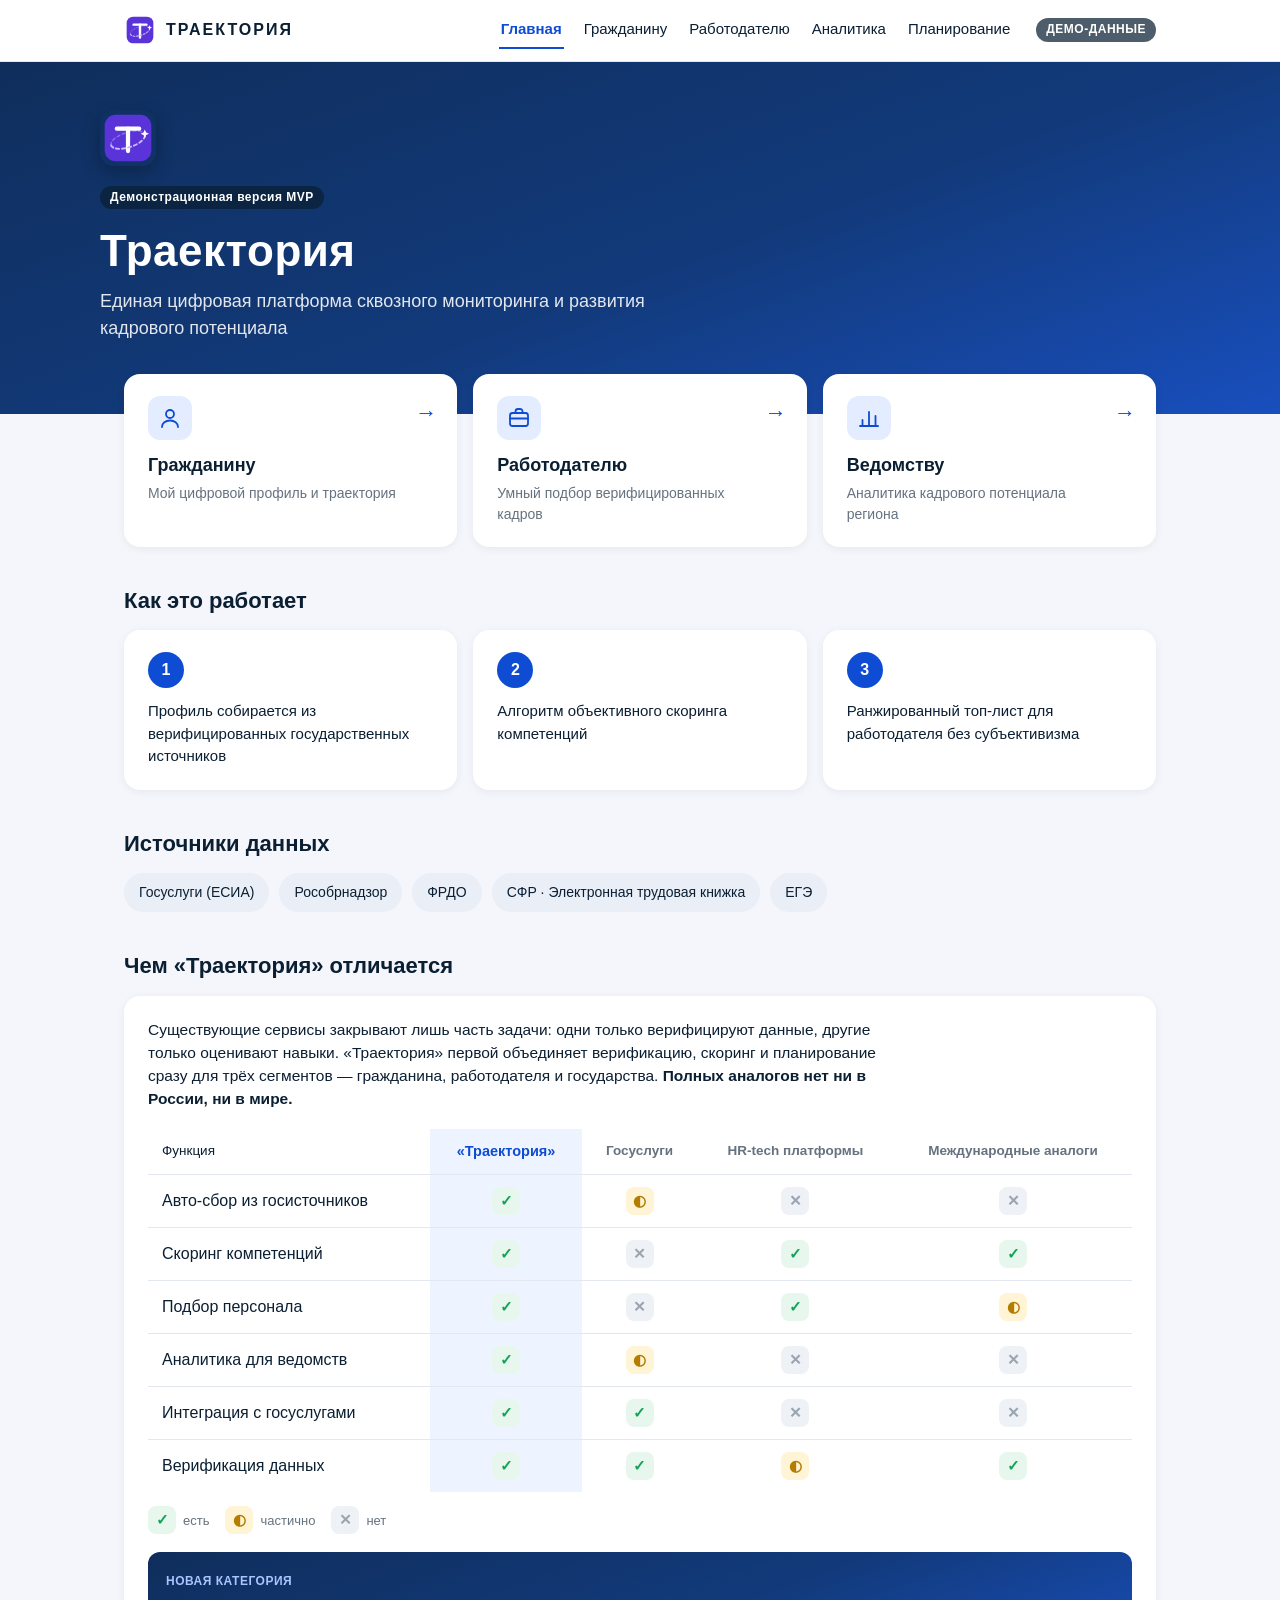
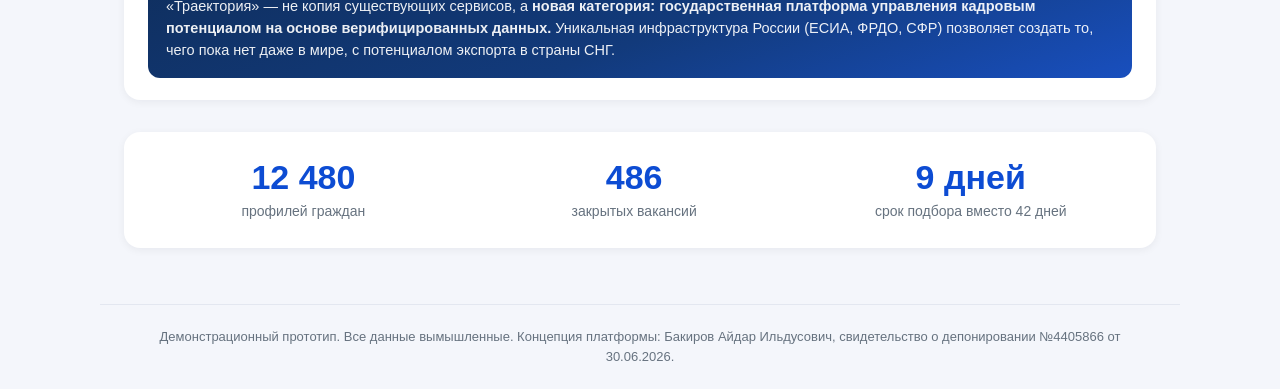
<file: index.html>
<!DOCTYPE html>
<html lang="ru">
<head>
  <meta charset="UTF-8">
  <meta name="viewport" content="width=device-width, initial-scale=1">
  <title>Траектория — Единая платформа кадрового аудита</title>
  <link rel="icon" href="assets/logo.svg" type="image/svg+xml">
  <link rel="stylesheet" href="css/styles.css">
  <style>
    /* --- Сравнение с аналогами (только var(--токены)) --- */
    .cmp-lead { font-size: 15.5px; margin: 0 0 18px; max-width: 760px; }
    .cmp-lead b { color: var(--navy); }
    .cmp-table { min-width: 660px; }
    .cmp-table th, .cmp-table td { text-align: center; }
    .cmp-table th:first-child, .cmp-table td:first-child { text-align: left; font-weight: 500; color: var(--navy); }
    .cmp-table thead th { font-size: 13.5px; color: var(--text-2); font-weight: 600; }
    .cmp-table thead th.cmp-us { color: var(--primary); font-weight: 700; font-size: 14.5px; }
    .cmp-table td.cmp-us-cell, .cmp-table th.cmp-us { background: #EEF4FF; }
    .cmp-table tbody tr:hover td.cmp-us-cell { background: #E4ECFF; }
    .st { display: inline-flex; align-items: center; justify-content: center; width: 28px; height: 28px; border-radius: 8px; font-weight: 700; font-size: 15px; }
    .st-yes { background: var(--success-bg); color: var(--success); }
    .st-part { background: var(--warn-bg); color: var(--warn); }
    .st-no { background: #EEF1F6; color: #9AA4B2; }
    .cmp-legend { display: flex; flex-wrap: wrap; gap: 16px; margin-top: 14px; font-size: 13px; color: var(--text-2); }
    .cmp-legend span { display: inline-flex; align-items: center; gap: 7px; }
    .cmp-callout { margin-top: 18px; padding: 16px 18px; background: var(--hero-grad); border-radius: var(--radius-sm); color: #fff; }
    .cmp-callout b { font-weight: 700; }
    .cmp-callout p { margin: 0; font-size: 14.5px; line-height: 1.5; color: rgba(255,255,255,.92); }
    .cmp-callout .cmp-tag { display: inline-block; font-size: 12px; font-weight: 700; letter-spacing: .5px; text-transform: uppercase; color: #A9C4FF; margin-bottom: 6px; }
  </style>
  <script src="js/data.js" defer></script>
  <script src="js/shared.js" defer></script>
  <script src="js/index.js" defer></script>
</head>
<body>

  <header id="app-header"></header>

  <main>
    <!-- Hero -->
    <section class="hero">
      <div class="hero-inner">
        <img class="hero-logo" src="assets/logo.svg" alt="">
        <span class="badge badge-demo">Демонстрационная версия MVP</span>
        <h1>Траектория</h1>
        <p class="hero-sub">Единая цифровая платформа сквозного мониторинга и развития кадрового потенциала</p>
      </div>
    </section>

    <!-- Карточки-входы -->
    <div class="container">
      <div class="entry-grid">
        <a class="card entry-card" href="citizen.html">
          <span class="entry-icon">
            <svg viewBox="0 0 24 24" fill="none" stroke="currentColor" stroke-width="1.8" stroke-linecap="round" stroke-linejoin="round" aria-hidden="true"><circle cx="12" cy="8" r="4"/><path d="M4 21c0-4 3.6-6.5 8-6.5s8 2.5 8 6.5"/></svg>
          </span>
          <h2>Гражданину</h2>
          <p>Мой цифровой профиль и траектория</p>
          <span class="entry-arrow">&#8594;</span>
        </a>

        <a class="card entry-card" href="employer.html">
          <span class="entry-icon">
            <svg viewBox="0 0 24 24" fill="none" stroke="currentColor" stroke-width="1.8" stroke-linecap="round" stroke-linejoin="round" aria-hidden="true"><rect x="3" y="7" width="18" height="13" rx="2.5"/><path d="M8.5 7V5.5A2.5 2.5 0 0 1 11 3h2a2.5 2.5 0 0 1 2.5 2.5V7"/><path d="M3 12.5h18"/></svg>
          </span>
          <h2>Работодателю</h2>
          <p>Умный подбор верифицированных кадров</p>
          <span class="entry-arrow">&#8594;</span>
        </a>

        <a class="card entry-card" href="analytics.html">
          <span class="entry-icon">
            <svg viewBox="0 0 24 24" fill="none" stroke="currentColor" stroke-width="1.8" stroke-linecap="round" stroke-linejoin="round" aria-hidden="true"><path d="M5.5 20v-6"/><path d="M12 20V6"/><path d="M18.5 20v-10"/><path d="M3 20h18"/></svg>
          </span>
          <h2>Ведомству</h2>
          <p>Аналитика кадрового потенциала региона</p>
          <span class="entry-arrow">&#8594;</span>
        </a>
      </div>

      <!-- Как это работает -->
      <section class="section">
        <h2 class="section-title">Как это работает</h2>
        <div class="steps">
          <div class="card step">
            <span class="step-num">1</span>
            <p>Профиль собирается из верифицированных государственных источников</p>
          </div>
          <div class="card step">
            <span class="step-num">2</span>
            <p>Алгоритм объективного скоринга компетенций</p>
          </div>
          <div class="card step">
            <span class="step-num">3</span>
            <p>Ранжированный топ-лист для работодателя без субъективизма</p>
          </div>
        </div>
      </section>

      <!-- Источники данных -->
      <section class="section">
        <h2 class="section-title">Источники данных</h2>
        <div class="chips-row">
          <span class="chip">Госуслуги (ЕСИА)</span>
          <span class="chip">Рособрнадзор</span>
          <span class="chip">ФРДО</span>
          <span class="chip">СФР &middot; Электронная трудовая книжка</span>
          <span class="chip">ЕГЭ</span>
        </div>
      </section>

      <!-- Чем отличается: сравнение с аналогами -->
      <section class="section">
        <h2 class="section-title">Чем «Траектория» отличается</h2>
        <div class="card">
          <p class="cmp-lead">Существующие сервисы закрывают лишь часть задачи: одни только верифицируют данные, другие только оценивают навыки. «Траектория» первой объединяет верификацию, скоринг и планирование сразу для трёх сегментов — гражданина, работодателя и государства. <b>Полных аналогов нет ни в России, ни в мире.</b></p>
          <div class="table-wrap">
            <table class="table cmp-table">
              <thead>
                <tr>
                  <th>Функция</th>
                  <th class="cmp-us">«Траектория»</th>
                  <th>Госуслуги</th>
                  <th>HR-tech платформы</th>
                  <th>Международные аналоги</th>
                </tr>
              </thead>
              <tbody>
                <tr>
                  <td>Авто-сбор из госисточников</td>
                  <td class="cmp-us-cell"><span class="st st-yes" title="есть">✓</span></td>
                  <td><span class="st st-part" title="частично">◐</span></td>
                  <td><span class="st st-no" title="нет">✕</span></td>
                  <td><span class="st st-no" title="нет">✕</span></td>
                </tr>
                <tr>
                  <td>Скоринг компетенций</td>
                  <td class="cmp-us-cell"><span class="st st-yes" title="есть">✓</span></td>
                  <td><span class="st st-no" title="нет">✕</span></td>
                  <td><span class="st st-yes" title="есть">✓</span></td>
                  <td><span class="st st-yes" title="есть">✓</span></td>
                </tr>
                <tr>
                  <td>Подбор персонала</td>
                  <td class="cmp-us-cell"><span class="st st-yes" title="есть">✓</span></td>
                  <td><span class="st st-no" title="нет">✕</span></td>
                  <td><span class="st st-yes" title="есть">✓</span></td>
                  <td><span class="st st-part" title="частично">◐</span></td>
                </tr>
                <tr>
                  <td>Аналитика для ведомств</td>
                  <td class="cmp-us-cell"><span class="st st-yes" title="есть">✓</span></td>
                  <td><span class="st st-part" title="частично">◐</span></td>
                  <td><span class="st st-no" title="нет">✕</span></td>
                  <td><span class="st st-no" title="нет">✕</span></td>
                </tr>
                <tr>
                  <td>Интеграция с госуслугами</td>
                  <td class="cmp-us-cell"><span class="st st-yes" title="есть">✓</span></td>
                  <td><span class="st st-yes" title="есть">✓</span></td>
                  <td><span class="st st-no" title="нет">✕</span></td>
                  <td><span class="st st-no" title="нет">✕</span></td>
                </tr>
                <tr>
                  <td>Верификация данных</td>
                  <td class="cmp-us-cell"><span class="st st-yes" title="есть">✓</span></td>
                  <td><span class="st st-yes" title="есть">✓</span></td>
                  <td><span class="st st-part" title="частично">◐</span></td>
                  <td><span class="st st-yes" title="есть">✓</span></td>
                </tr>
              </tbody>
            </table>
          </div>
          <div class="cmp-legend">
            <span><span class="st st-yes">✓</span> есть</span>
            <span><span class="st st-part">◐</span> частично</span>
            <span><span class="st st-no">✕</span> нет</span>
          </div>
          <div class="cmp-callout">
            <span class="cmp-tag">Новая категория</span>
            <p>«Траектория» — не копия существующих сервисов, а <b>новая категория: государственная платформа управления кадровым потенциалом на основе верифицированных данных.</b> Уникальная инфраструктура России (ЕСИА, ФРДО, СФР) позволяет создать то, чего пока нет даже в мире, с потенциалом экспорта в страны СНГ.</p>
          </div>
        </div>
      </section>

      <!-- Полоса цифр (демо) -->
      <section class="section">
        <div class="card stats-strip">
          <div class="stat">
            <span class="stat-value" id="stat-profiles">12 480</span>
            <span class="stat-label">профилей граждан</span>
          </div>
          <div class="stat">
            <span class="stat-value" id="stat-vacancies">486</span>
            <span class="stat-label">закрытых вакансий</span>
          </div>
          <div class="stat">
            <span class="stat-value" id="stat-days">9 дней</span>
            <span class="stat-label" id="stat-days-label">срок подбора вместо 42 дней</span>
          </div>
        </div>
      </section>
    </div>
  </main>

  <div id="app-bottomnav"></div>
  <footer id="app-footer"></footer>

</body>
</html>
</file>
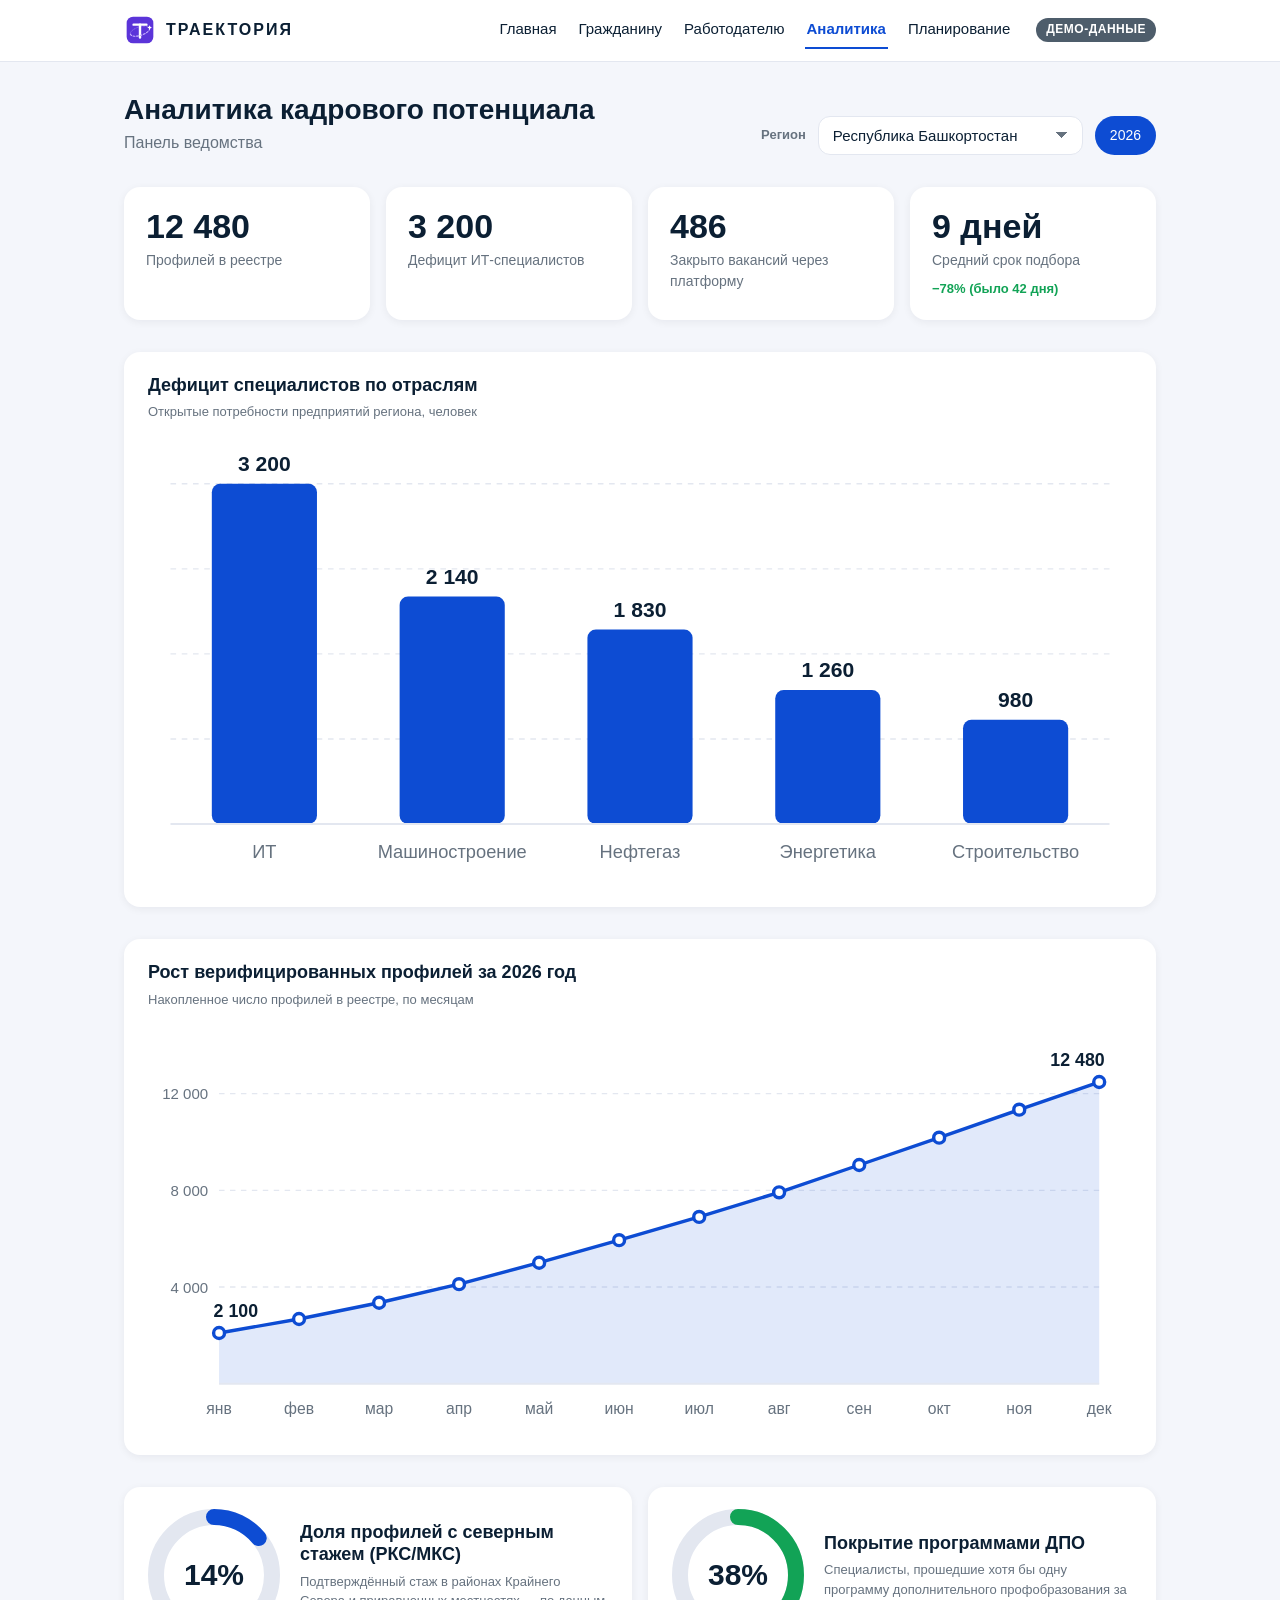
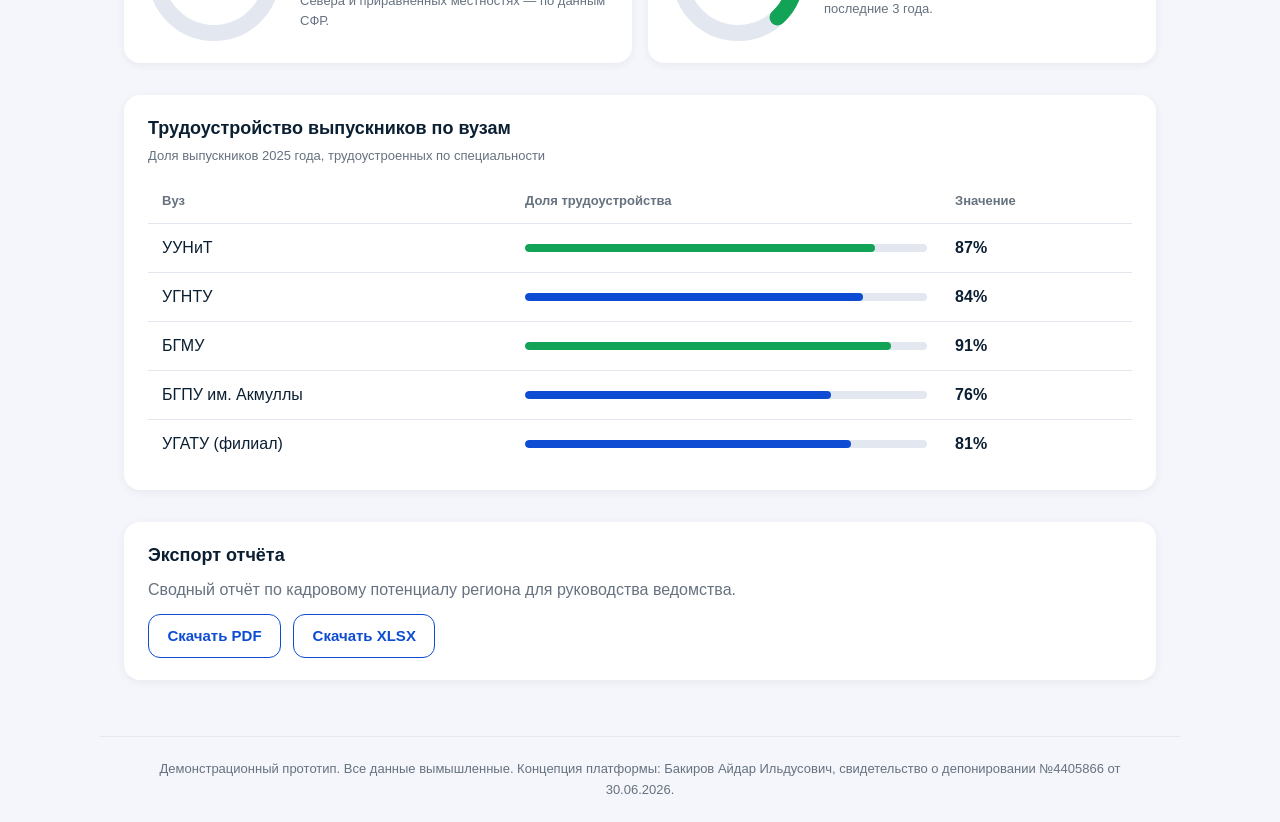
<file: analytics.html>
<!DOCTYPE html>
<html lang="ru">
<head>
  <meta charset="UTF-8">
  <meta name="viewport" content="width=device-width, initial-scale=1">
  <title>Траектория — Аналитика региона</title>
  <link rel="icon" href="assets/logo.svg" type="image/svg+xml">
  <link rel="stylesheet" href="css/styles.css">
  <style>
    /* --- Локальные стили страницы аналитики (только var(--токены)) --- */
    .page-head {
      display: flex;
      flex-wrap: wrap;
      align-items: flex-end;
      gap: 16px;
      margin: 30px 0 22px;
    }
    .page-head h1 { font-size: 28px; margin: 0 0 4px; }
    .page-head .page-sub { margin: 0; }
    .page-controls {
      display: flex;
      align-items: center;
      flex-wrap: wrap;
      gap: 12px;
      margin-left: auto;
    }
    .page-controls select { width: auto; min-width: 265px; padding-top: 10px; padding-bottom: 10px; font-size: 15px; }

    .chart-svg { width: 100%; height: auto; display: block; }
    .card h2 { font-size: 18px; }
    .card .chart-hint { margin: -6px 0 14px; }

    /* Столбчатая диаграмма */
    .bar-group rect.bar { fill: var(--primary); transition: fill .15s ease; cursor: default; }
    .bar-group:hover rect.bar { fill: var(--primary-dark); }
    .bar-group .bar-val { font-size: 15px; font-weight: 700; fill: var(--navy); }
    .bar-group .bar-label { font-size: 13px; fill: var(--text-2); }
    .axis-line { stroke: var(--border); stroke-width: 1.5; }
    .grid-line { stroke: var(--border); stroke-dasharray: 4 4; }

    /* Линейный график роста */
    .lc-area { fill: var(--primary); opacity: .12; }
    .lc-line { fill: none; stroke: var(--primary); stroke-width: 2.5; stroke-linecap: round; stroke-linejoin: round; }
    .lc-dot { fill: var(--card); stroke: var(--primary); stroke-width: 2.5; transition: fill .15s ease; }
    .lc-dot:hover { fill: var(--primary); }
    .lc-val { font-size: 13px; font-weight: 700; fill: var(--navy); }
    .lc-month { font-size: 11.5px; fill: var(--text-2); }
    .lc-ylabel { font-size: 11px; fill: var(--text-2); }

    /* Donut-карточки */
    .donut-card { display: flex; align-items: center; gap: 20px; }
    .donut-card svg { flex-shrink: 0; }
    .donut-ring { fill: none; stroke: var(--border); }
    .donut-val { fill: none; stroke: var(--primary); stroke-linecap: round; }
    .donut-val--success { stroke: var(--success); }
    .donut-num { font-size: 30px; font-weight: 800; fill: var(--navy); }
    .donut-card h2 { margin-bottom: 6px; }
    .donut-card p { margin: 0; }

    /* Таблица вузов */
    .uni-bar-cell { min-width: 200px; }
    .uni-rate { font-weight: 700; white-space: nowrap; }

    /* Экспорт */
    .export-row { display: flex; flex-wrap: wrap; gap: 12px; }

    @media (max-width: 768px) {
      .page-head { margin: 22px 0 16px; }
      .page-head h1 { font-size: 24px; }
      .page-controls { margin-left: 0; width: 100%; }
      .page-controls select { min-width: 0; flex: 1; }
    }
  </style>
  <script src="js/data.js" defer></script>
  <script src="js/shared.js" defer></script>
  <script src="js/analytics.js" defer></script>
</head>
<body>

  <header id="app-header"></header>

  <main>
    <div class="container">

      <!-- 1. Шапка раздела -->
      <div class="page-head">
        <div>
          <h1>Аналитика кадрового потенциала</h1>
          <p class="page-sub muted">Панель ведомства</p>
        </div>
        <div class="page-controls">
          <label class="small muted" for="region-select">Регион</label>
          <select id="region-select" aria-label="Выбор региона">
            <option selected>Республика Башкортостан</option>
            <option disabled>Республика Татарстан (демо)</option>
            <option disabled>Челябинская область (демо)</option>
            <option disabled>Оренбургская область (демо)</option>
          </select>
          <span class="chip active chip-static" aria-label="Отчётный год">2026</span>
        </div>
      </div>

      <!-- 2. KPI-карточки -->
      <section class="section" aria-label="Ключевые показатели">
        <div class="grid-4" id="kpi-row"></div>
      </section>

      <!-- 3. Дефицит по отраслям -->
      <section class="section">
        <div class="card">
          <h2>Дефицит специалистов по отраслям</h2>
          <p class="chart-hint small muted">Открытые потребности предприятий региона, человек</p>
          <div id="deficit-chart"></div>
        </div>
      </section>

      <!-- 4. Рост профилей -->
      <section class="section">
        <div class="card">
          <h2>Рост верифицированных профилей за 2026 год</h2>
          <p class="chart-hint small muted">Накопленное число профилей в реестре, по месяцам</p>
          <div id="growth-chart"></div>
        </div>
      </section>

      <!-- 5. Donut-карточки -->
      <section class="section">
        <div class="grid-2" id="donut-row"></div>
      </section>

      <!-- 6. Трудоустройство выпускников -->
      <section class="section">
        <div class="card">
          <h2>Трудоустройство выпускников по вузам</h2>
          <p class="chart-hint small muted">Доля выпускников 2025 года, трудоустроенных по специальности</p>
          <div class="table-wrap">
            <table class="table" id="uni-table">
              <thead>
                <tr>
                  <th>Вуз</th>
                  <th class="uni-bar-cell">Доля трудоустройства</th>
                  <th>Значение</th>
                </tr>
              </thead>
              <tbody></tbody>
            </table>
          </div>
        </div>
      </section>

      <!-- 7. Экспорт отчёта -->
      <section class="section">
        <div class="card">
          <h2>Экспорт отчёта</h2>
          <p class="muted">Сводный отчёт по кадровому потенциалу региона для руководства ведомства.</p>
          <div class="export-row">
            <button type="button" class="btn btn-secondary" id="export-pdf">Скачать PDF</button>
            <button type="button" class="btn btn-secondary" id="export-xlsx">Скачать XLSX</button>
          </div>
        </div>
      </section>

    </div>
  </main>

  <div id="app-bottomnav"></div>
  <footer id="app-footer"></footer>

</body>
</html>
</file>
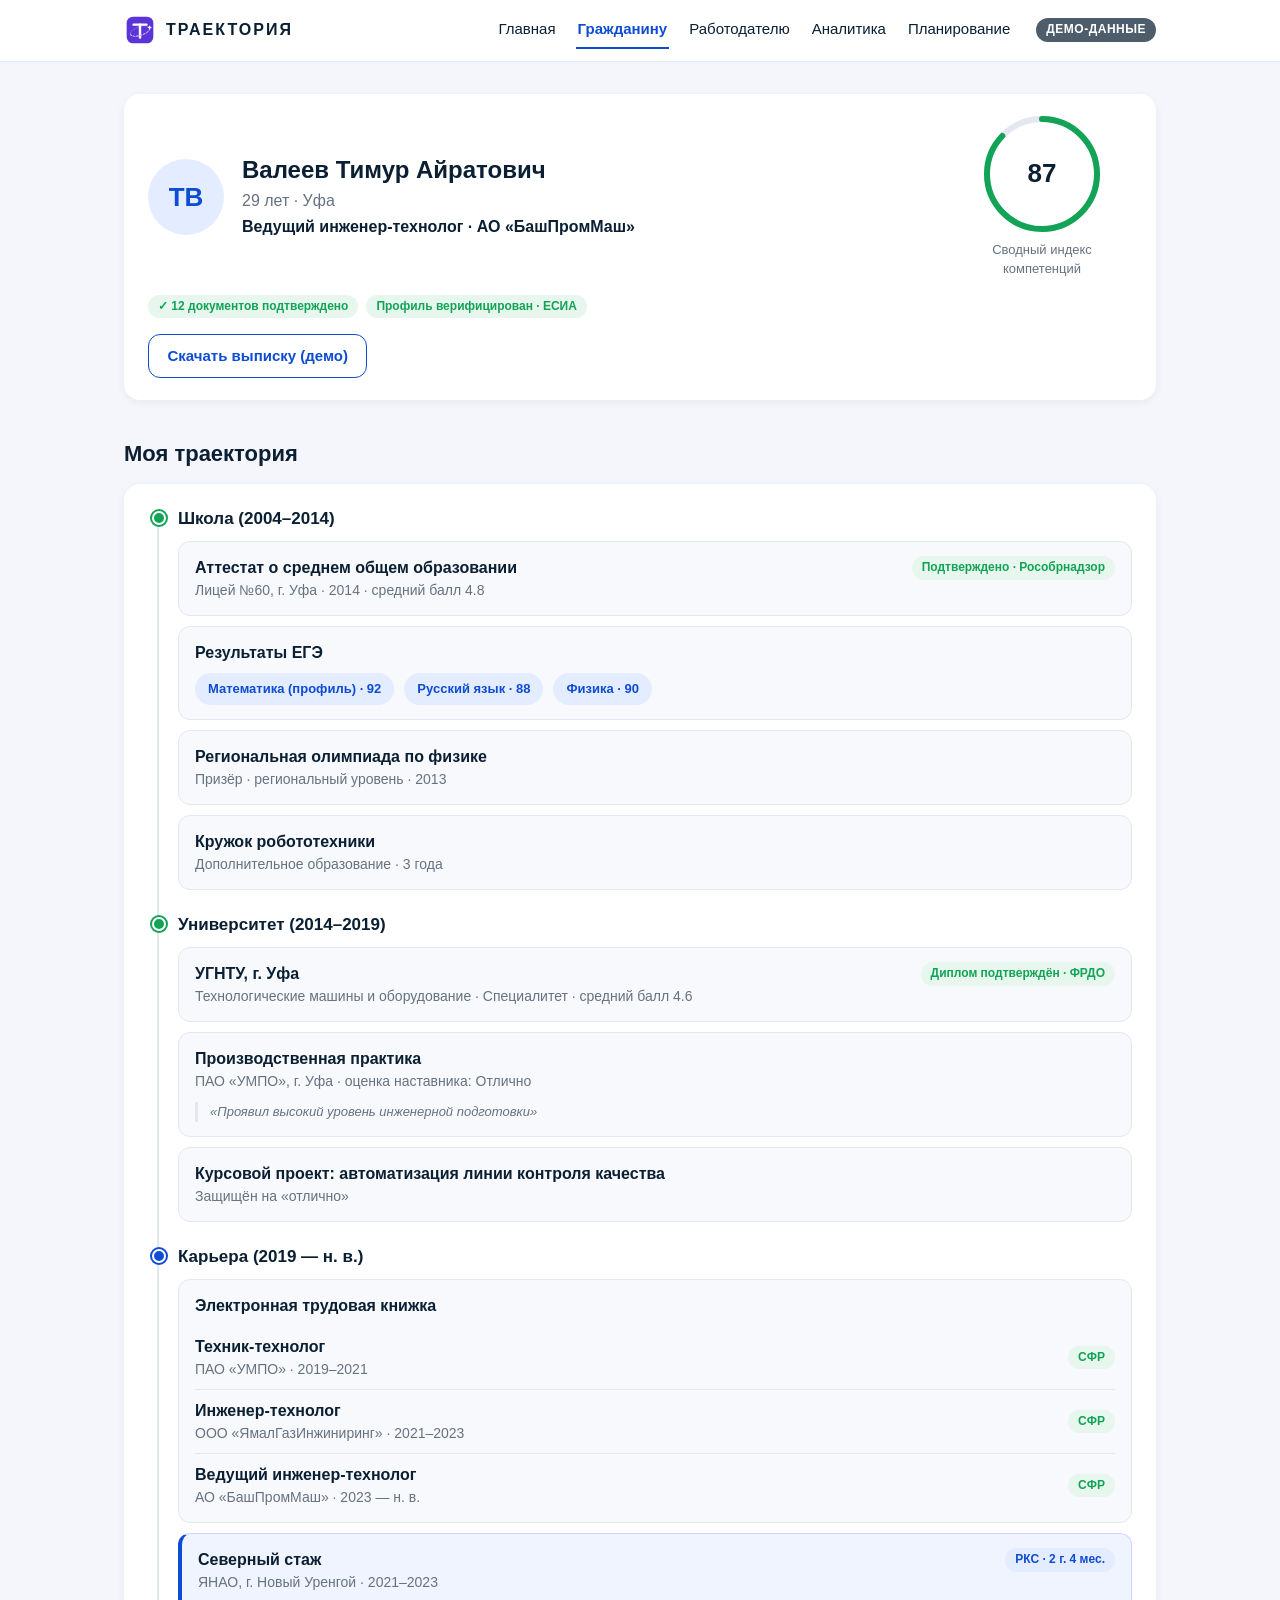
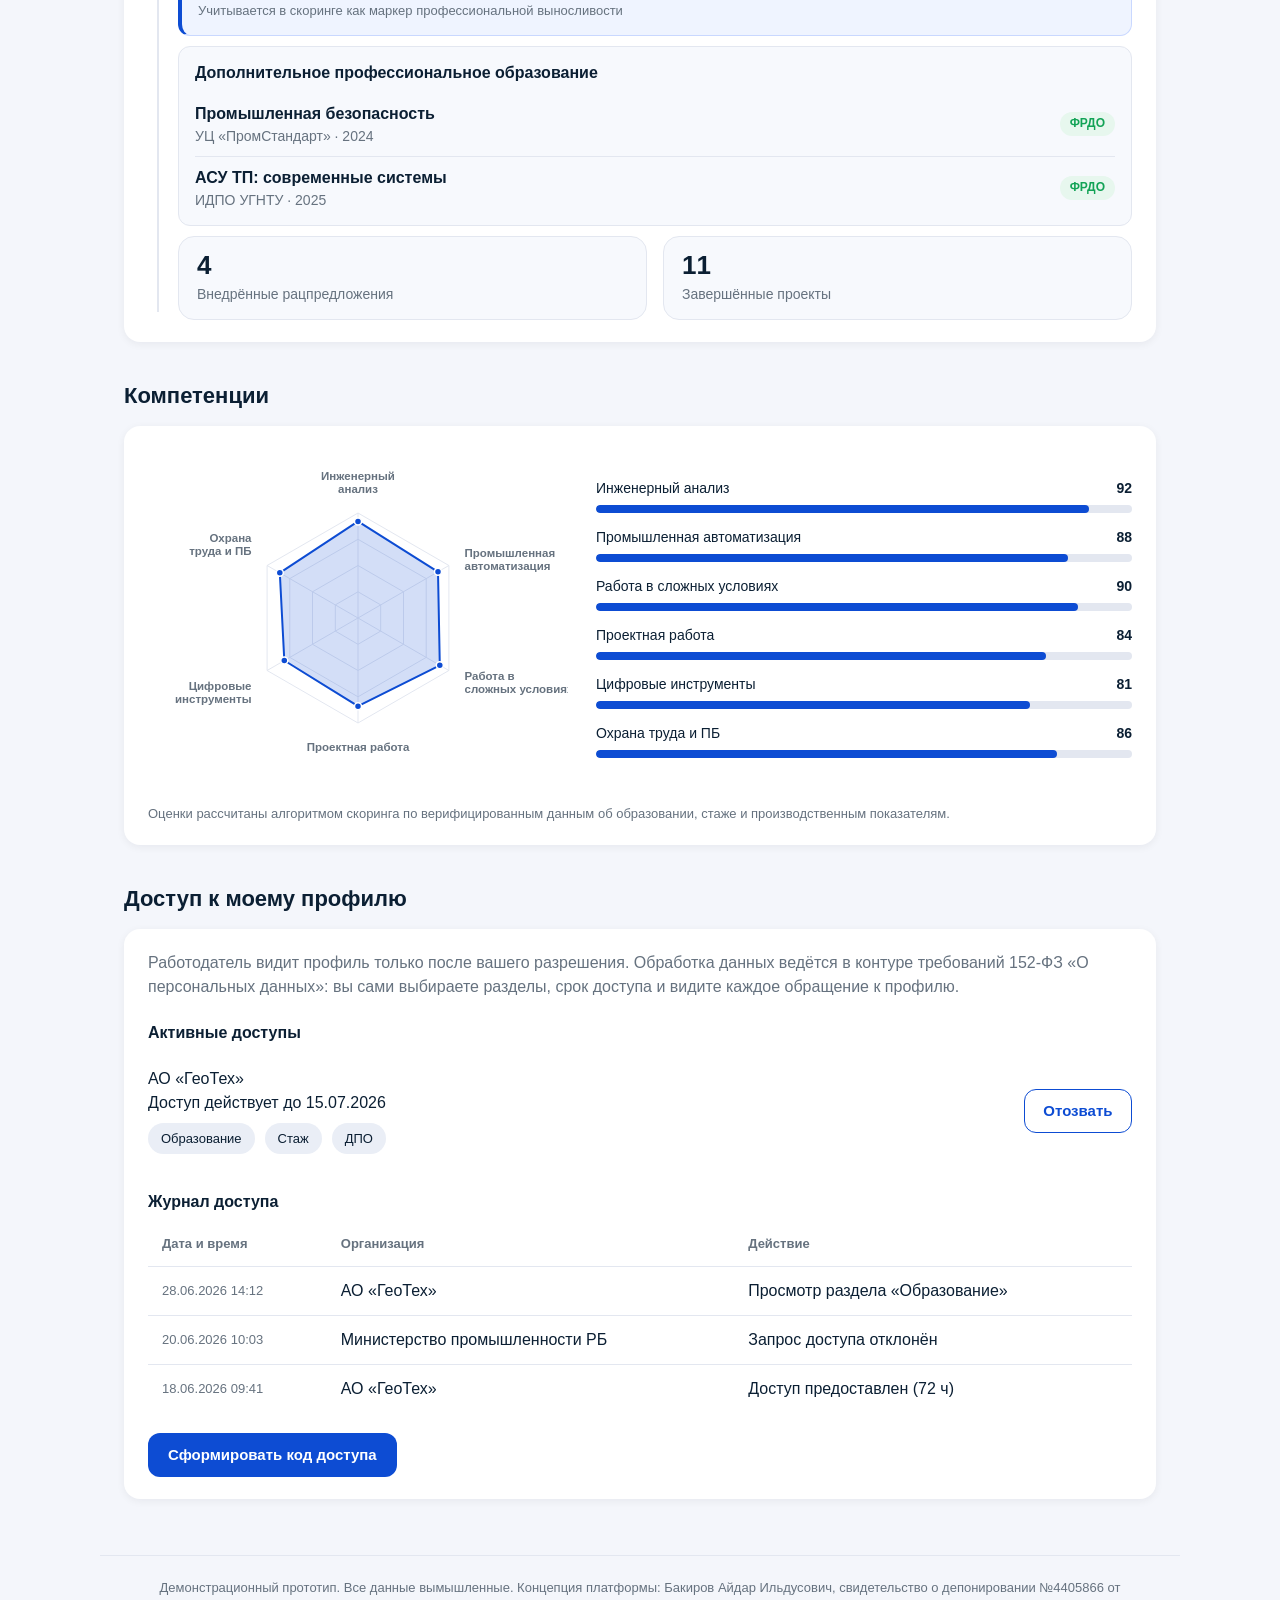
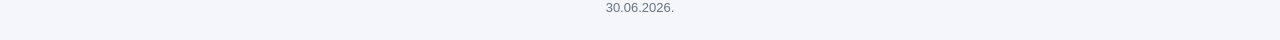
<file: citizen.html>
<!DOCTYPE html>
<html lang="ru">
<head>
  <meta charset="UTF-8">
  <meta name="viewport" content="width=device-width, initial-scale=1">
  <title>Траектория — Кабинет гражданина</title>
  <link rel="icon" href="assets/logo.svg" type="image/svg+xml">
  <link rel="stylesheet" href="css/styles.css">
  <style>
    /* Локальные стили страницы «Кабинет гражданина» (только var(--токены)) */
    .profile-head { display: flex; align-items: center; justify-content: space-between; gap: 24px; flex-wrap: wrap; }
    .profile-id { display: flex; align-items: center; gap: 18px; flex: 1 1 320px; min-width: 0; }
    .profile-id > div { min-width: 0; }
    .avatar-xl { width: 76px; height: 76px; font-size: 26px; }
    .profile-name { font-size: 24px; margin: 0 0 4px; overflow-wrap: break-word; }
    .profile-role { font-weight: 600; margin-top: 2px; overflow-wrap: break-word; }
    .profile-score { display: flex; flex-direction: column; align-items: center; gap: 8px; text-align: center; max-width: 180px; }
    .profile-score .score-ring__num { font-size: 26px; }
    .profile-badges { display: flex; flex-wrap: wrap; gap: 8px; margin: 16px 0; }

    .tl-stage-title { font-size: 17px; font-weight: 700; }
    .tl-card { background: #F7F9FD; border: 1px solid var(--border); border-radius: var(--radius-sm); padding: 14px 16px; margin-top: 10px; }
    .tl-card-head { display: flex; align-items: flex-start; justify-content: space-between; gap: 10px; flex-wrap: wrap; }
    .north-card { background: #EFF4FF; border-color: #C9D8FF; border-left: 4px solid var(--primary); }
    .quote { border-left: 3px solid var(--border); padding-left: 12px; font-style: italic; color: var(--text-2); margin: 10px 0 0; }
    .etk-row { display: flex; align-items: center; justify-content: space-between; gap: 10px; flex-wrap: wrap; padding: 9px 0; border-bottom: 1px solid var(--border); }
    .etk-row:first-child { padding-top: 0; }
    .etk-row:last-child { border-bottom: none; padding-bottom: 0; }
    .kpi-mini { padding: 14px 18px; box-shadow: none; border: 1px solid var(--border); background: #F7F9FD; }
    .kpi-mini .kpi-value { font-size: 26px; }

    .chip-sm { padding: 5px 12px; font-size: 13px; }
    .chip-score { background: #E4ECFF; color: var(--primary); font-weight: 600; }
    .chip-score:hover { background: #E4ECFF; }

    .comp-grid { display: grid; grid-template-columns: minmax(0, 420px) 1fr; gap: 28px; align-items: center; }
    .comp-row { margin-bottom: 14px; }
    .comp-row:last-child { margin-bottom: 0; }
    .comp-head { display: flex; justify-content: space-between; gap: 10px; font-size: 14px; margin-bottom: 6px; }

    .grant-row { display: flex; align-items: center; justify-content: space-between; gap: 14px; flex-wrap: wrap; padding: 14px 0; border-bottom: 1px solid var(--border); }
    .grant-row:last-child { border-bottom: none; }
    .subhead { font-size: 16px; margin: 24px 0 10px; }
    .access-code {
      font-family: ui-monospace, "SF Mono", Menlo, Consolas, monospace;
      font-size: 30px; font-weight: 700; letter-spacing: 3px; text-align: center;
      color: var(--primary); background: #F0F4FF;
      border: 1.5px dashed var(--primary); border-radius: var(--radius-sm);
      padding: 16px 12px; margin-top: 16px;
    }
    .scope-list { display: grid; grid-template-columns: 1fr 1fr; gap: 10px; }

    @media (max-width: 768px) {
      .comp-grid { grid-template-columns: 1fr; }
      .scope-list { grid-template-columns: 1fr; }
      .profile-score { max-width: none; margin: 0 auto; }
    }
  </style>
  <script src="js/data.js" defer></script>
  <script src="js/shared.js" defer></script>
  <script src="js/citizen.js" defer></script>
</head>
<body>

  <header id="app-header"></header>

  <main>
    <div class="container">

      <!-- 1. Шапка профиля -->
      <section class="section" aria-label="Профиль гражданина">
        <div class="card" id="profile-card"></div>
      </section>

      <!-- 2. Моя траектория -->
      <section class="section" aria-labelledby="trajectory-title">
        <h2 class="section-title" id="trajectory-title">Моя траектория</h2>
        <div class="card">
          <ul class="timeline" id="trajectory-timeline"></ul>
        </div>
      </section>

      <!-- 3. Компетенции -->
      <section class="section" aria-labelledby="comp-title">
        <h2 class="section-title" id="comp-title">Компетенции</h2>
        <div class="card">
          <div class="comp-grid">
            <div id="radar-host"></div>
            <div id="comp-bars"></div>
          </div>
          <p class="small muted" style="margin:16px 0 0">Оценки рассчитаны алгоритмом скоринга по верифицированным данным об образовании, стаже и производственным показателям.</p>
        </div>
      </section>

      <!-- 4. Доступ к моему профилю (контур ФЗ-152) -->
      <section class="section" aria-labelledby="access-title">
        <h2 class="section-title" id="access-title">Доступ к моему профилю</h2>
        <div class="card">
          <p class="muted" style="margin-bottom:4px">
            Работодатель видит профиль только после вашего разрешения. Обработка данных ведётся в контуре требований
            152-ФЗ «О персональных данных»: вы сами выбираете разделы, срок доступа и видите каждое обращение к профилю.
          </p>

          <h3 class="subhead">Активные доступы</h3>
          <div id="grants-list"></div>

          <h3 class="subhead">Журнал доступа</h3>
          <div class="table-wrap">
            <table class="table">
              <thead>
                <tr>
                  <th>Дата и время</th>
                  <th>Организация</th>
                  <th>Действие</th>
                </tr>
              </thead>
              <tbody id="access-log-body"></tbody>
            </table>
          </div>

          <div style="margin-top:20px">
            <button class="btn btn-primary" id="btn-gen-code" type="button">Сформировать код доступа</button>
          </div>
        </div>
      </section>

    </div>
  </main>

  <div id="app-bottomnav"></div>
  <footer id="app-footer"></footer>

</body>
</html>
</file>
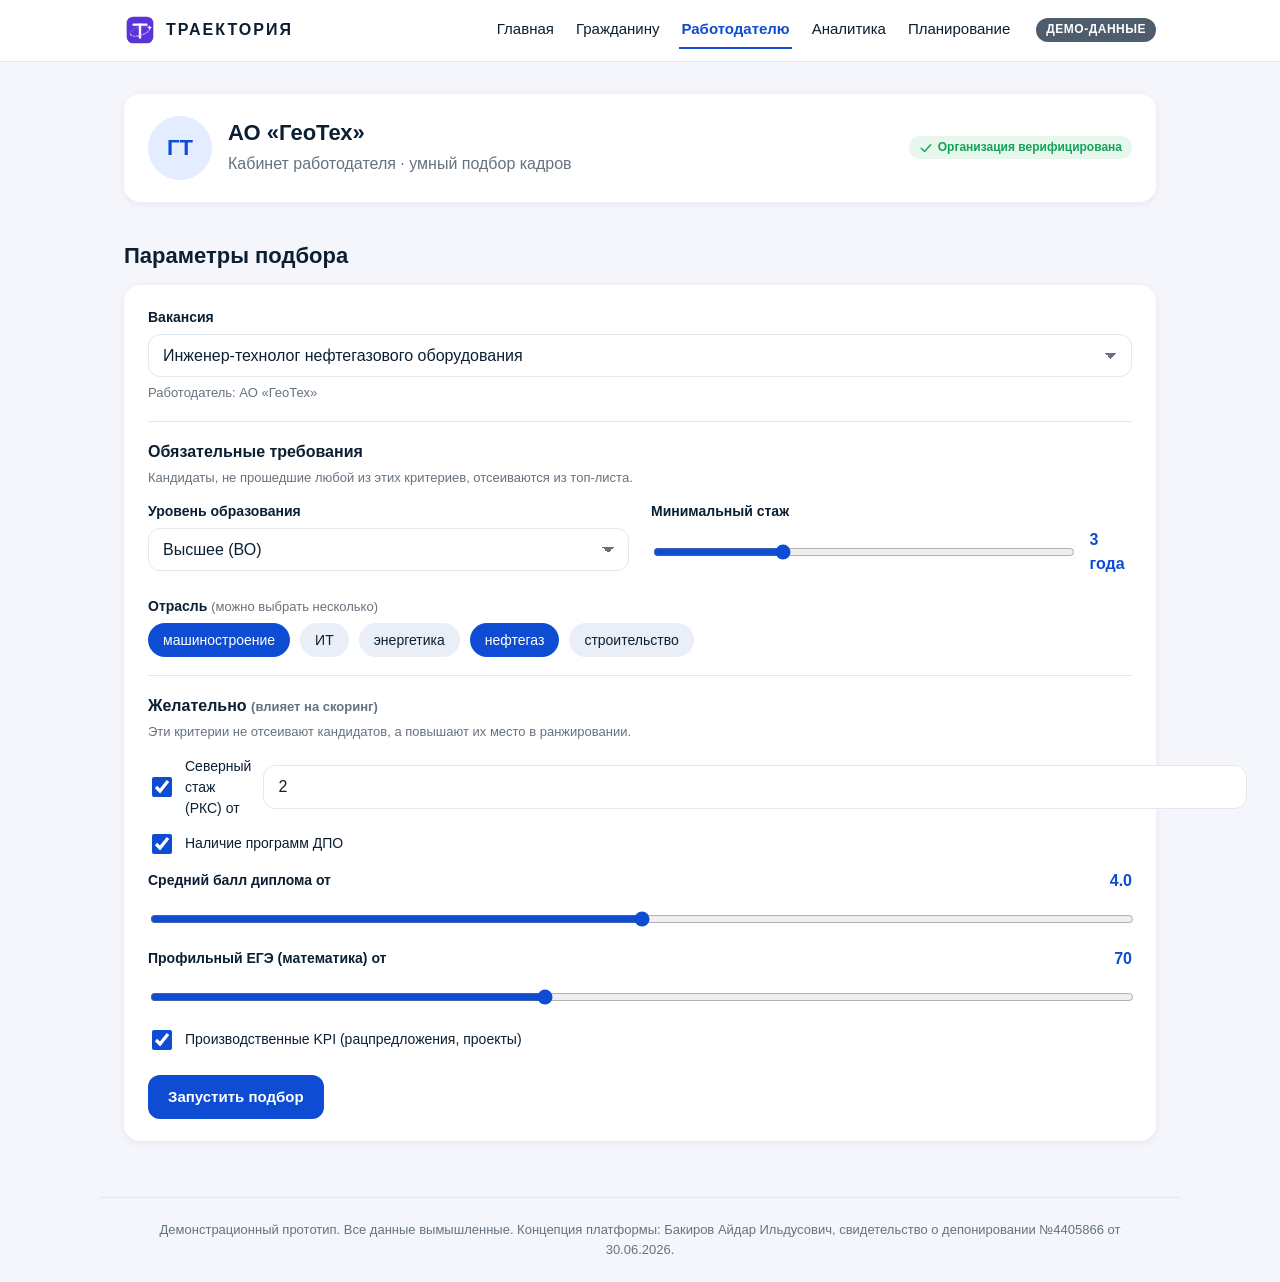
<file: employer.html>
<!DOCTYPE html>
<html lang="ru">
<head>
  <meta charset="UTF-8">
  <meta name="viewport" content="width=device-width, initial-scale=1">
  <title>Траектория — Кабинет работодателя</title>
  <link rel="icon" href="assets/logo.svg" type="image/svg+xml">
  <link rel="stylesheet" href="css/styles.css">
  <style>
    /* Локальные стили страницы «Кабинет работодателя» (только var(--токены)) */
    .org-head { display: flex; align-items: center; gap: 18px; flex-wrap: wrap; }
    .org-id { display: flex; align-items: center; gap: 16px; flex: 1 1 320px; min-width: 0; }
    .org-id > div { min-width: 0; }
    .org-name { font-size: 22px; margin: 0 0 6px; overflow-wrap: break-word; min-width: 0; }
    .org-sub { color: var(--text-2); margin: 0; }

    .params-block { border-top: 1px solid var(--border); padding-top: 18px; margin-top: 18px; }
    .params-block:first-of-type { border-top: none; padding-top: 0; margin-top: 0; }
    .block-title { font-size: 16px; font-weight: 700; margin: 0 0 4px; }
    .block-hint { font-size: 13px; color: var(--text-2); margin: 0 0 14px; }
    .params-grid { display: grid; grid-template-columns: repeat(2, minmax(0, 1fr)); gap: 16px 22px; }
    .range-row { display: flex; align-items: center; justify-content: space-between; gap: 12px; margin-bottom: 4px; }
    .range-val { font-weight: 700; color: var(--primary); font-variant-numeric: tabular-nums; }
    .inline-num { width: 84px; flex: 0 0 auto; }
    .check-line { display: flex; align-items: center; justify-content: space-between; gap: 12px; margin-bottom: 12px; }
    .check-line:last-child { margin-bottom: 0; }
    .run-row { margin-top: 22px; }

    /* Результаты */
    .results-head { display: flex; align-items: center; gap: 12px; flex-wrap: wrap; margin-bottom: 16px; }
    .cand-card { margin-bottom: 14px; }
    .cand-top { display: flex; align-items: center; gap: 16px; flex-wrap: wrap; }
    .rank-badge {
      display: inline-flex; align-items: center; justify-content: center;
      width: 40px; height: 40px; border-radius: 50%; flex-shrink: 0;
      background: #E4ECFF; color: var(--primary); font-weight: 800; font-size: 17px;
    }
    .rank-badge.gold { background: #FCEFC7; color: #B47D00; }
    .cand-id { flex: 1 1 240px; min-width: 0; }
    .cand-name { font-size: 18px; font-weight: 700; margin: 0 0 2px; overflow-wrap: break-word; }
    .cand-meta { color: var(--text-2); font-size: 14px; margin: 0; overflow-wrap: break-word; }
    .cand-spec { font-size: 14px; margin: 2px 0 0; overflow-wrap: break-word; }
    .cand-ring { margin-left: auto; }
    .cand-chips { margin-top: 14px; }
    .cand-actions { display: flex; flex-wrap: wrap; gap: 10px; align-items: center; margin-top: 16px; }

    .breakdown-wrap { margin-top: 14px; border-top: 1px solid var(--border); padding-top: 14px; }
    .bd-points { font-weight: 700; text-align: right; white-space: nowrap; font-variant-numeric: tabular-nums; }
    .bd-ok { color: var(--success); }
    .bd-no { color: var(--text-2); }

    /* Свёрнутый список «не прошли обязательные требования» */
    .rejected-toggle {
      width: 100%; text-align: left; background: #F7F9FD; border: 1px solid var(--border);
      border-radius: var(--radius-sm); padding: 14px 16px; cursor: pointer;
      font-family: inherit; font-size: 15px; font-weight: 600; color: var(--text);
      display: flex; align-items: center; justify-content: space-between; gap: 10px;
    }
    .rejected-toggle:hover { background: #EFF3FA; }
    .rejected-list { margin-top: 10px; }
    .rejected-row {
      display: flex; align-items: baseline; gap: 12px; flex-wrap: wrap;
      padding: 10px 4px; border-bottom: 1px solid var(--border); color: var(--text-2);
    }
    .rejected-row:last-child { border-bottom: none; }
    .rejected-row .rr-name { font-weight: 600; color: var(--text-2); flex: 1 1 160px; min-width: 0; overflow-wrap: break-word; }
    .rejected-row .rr-reason { font-size: 14px; }

    /* Модалка полного профиля */
    .mp-section { margin-top: 18px; }
    .mp-section:first-child { margin-top: 0; }
    .mp-section h4 { font-size: 15px; margin: 0 0 8px; }
    .mp-row { display: flex; justify-content: space-between; gap: 12px; padding: 8px 0; border-bottom: 1px solid var(--border); font-size: 14px; }
    .mp-row:last-child { border-bottom: none; }
    .mp-role { font-weight: 600; }
    .mp-north { background: #EFF4FF; border: 1px solid #C9D8FF; border-radius: var(--radius-sm); padding: 12px 14px; }

    @media (max-width: 768px) {
      .params-grid { grid-template-columns: 1fr; }
      .cand-ring { margin-left: 0; }
    }
  </style>
  <script src="js/data.js" defer></script>
  <script src="js/shared.js" defer></script>
  <script src="js/employer.js" defer></script>
</head>
<body>

  <header id="app-header"></header>

  <main>
    <div class="container">

      <!-- 1. Шапка кабинета -->
      <section class="section" aria-label="Организация">
        <div class="card">
          <div class="org-head">
            <div class="org-id">
              <span class="avatar avatar-lg" aria-hidden="true">ГТ</span>
              <div>
                <h1 class="org-name">АО «ГеоТех»</h1>
                <p class="org-sub">Кабинет работодателя &middot; умный подбор кадров</p>
              </div>
            </div>
            <span class="badge badge-verified">
              <svg viewBox="0 0 24 24" width="14" height="14" fill="none" stroke="currentColor" stroke-width="2.4" stroke-linecap="round" stroke-linejoin="round" aria-hidden="true"><path d="M4 12.5 9.5 18 20 6.5"/></svg>
              Организация верифицирована
            </span>
          </div>
        </div>
      </section>

      <!-- 2. Параметры подбора -->
      <section class="section" aria-labelledby="params-title">
        <h2 class="section-title" id="params-title">Параметры подбора</h2>
        <div class="card">

          <div class="field">
            <label for="f-vacancy">Вакансия</label>
            <select id="f-vacancy"></select>
            <span class="field-hint" id="vacancy-org"></span>
          </div>

          <!-- Обязательные требования -->
          <div class="params-block">
            <p class="block-title">Обязательные требования</p>
            <p class="block-hint">Кандидаты, не прошедшие любой из этих критериев, отсеиваются из топ-листа.</p>
            <div class="params-grid">
              <div class="field" style="margin:0">
                <label for="f-education">Уровень образования</label>
                <select id="f-education">
                  <option value="">Не важно</option>
                  <option value="ВО">Высшее (ВО)</option>
                  <option value="СПО">Среднее профессиональное (СПО)</option>
                </select>
              </div>
              <div class="field" style="margin:0">
                <label id="exp-label" for="f-exp">Минимальный стаж</label>
                <div class="range-row">
                  <input type="range" id="f-exp" min="0" max="10" step="1" value="0" aria-labelledby="exp-label">
                  <span class="range-val" id="exp-val">0 лет</span>
                </div>
              </div>
            </div>
            <div class="field" style="margin:16px 0 0">
              <label>Отрасль <span class="field-hint" style="font-weight:400">(можно выбрать несколько)</span></label>
              <div class="chips-row" id="industry-chips" role="group" aria-label="Отрасль"></div>
            </div>
          </div>

          <!-- Желательно (скоринг) -->
          <div class="params-block">
            <p class="block-title">Желательно <span class="block-hint" style="display:inline">(влияет на скоринг)</span></p>
            <p class="block-hint">Эти критерии не отсеивают кандидатов, а повышают их место в ранжировании.</p>

            <div class="check-line">
              <label class="checkbox-row" for="f-north">
                <input type="checkbox" id="f-north">
                Северный стаж (РКС) от
              </label>
              <input type="number" class="inline-num" id="f-north-years" min="1" max="15" step="1" value="2" aria-label="Северный стаж, лет">
            </div>

            <label class="checkbox-row" for="f-dpo" style="margin-bottom:12px">
              <input type="checkbox" id="f-dpo">
              Наличие программ ДПО
            </label>

            <div class="field" style="margin:0 0 12px">
              <div class="range-row">
                <label id="gpa-label" for="f-gpa" style="margin:0">Средний балл диплома от</label>
                <span class="range-val" id="gpa-val">3.0</span>
              </div>
              <input type="range" id="f-gpa" min="3.0" max="5.0" step="0.1" value="3.0" aria-labelledby="gpa-label">
            </div>

            <div class="field" style="margin:0 0 14px">
              <div class="range-row">
                <label id="ege-label" for="f-ege" style="margin:0">Профильный ЕГЭ (математика) от</label>
                <span class="range-val" id="ege-val">50</span>
              </div>
              <input type="range" id="f-ege" min="50" max="100" step="1" value="50" aria-labelledby="ege-label">
            </div>

            <label class="checkbox-row" for="f-kpi">
              <input type="checkbox" id="f-kpi">
              Производственные KPI (рацпредложения, проекты)
            </label>
          </div>

          <div class="run-row">
            <button class="btn btn-primary" id="btn-run" type="button">Запустить подбор</button>
          </div>
        </div>
      </section>

      <!-- 3. Прогресс подбора -->
      <section class="section" id="progress-section" hidden aria-label="Ход подбора">
        <div class="card">
          <h3 style="margin:0 0 16px">Идёт подбор…</h3>
          <ul class="timeline" id="progress-timeline"></ul>
        </div>
      </section>

      <!-- 4. Результаты -->
      <section class="section" id="results-section" hidden aria-labelledby="results-title">
        <h2 class="section-title" id="results-title">Топ кандидатов</h2>
        <div id="results-host"></div>
      </section>

    </div>
  </main>

  <div id="app-bottomnav"></div>
  <footer id="app-footer"></footer>

</body>
</html>
</file>
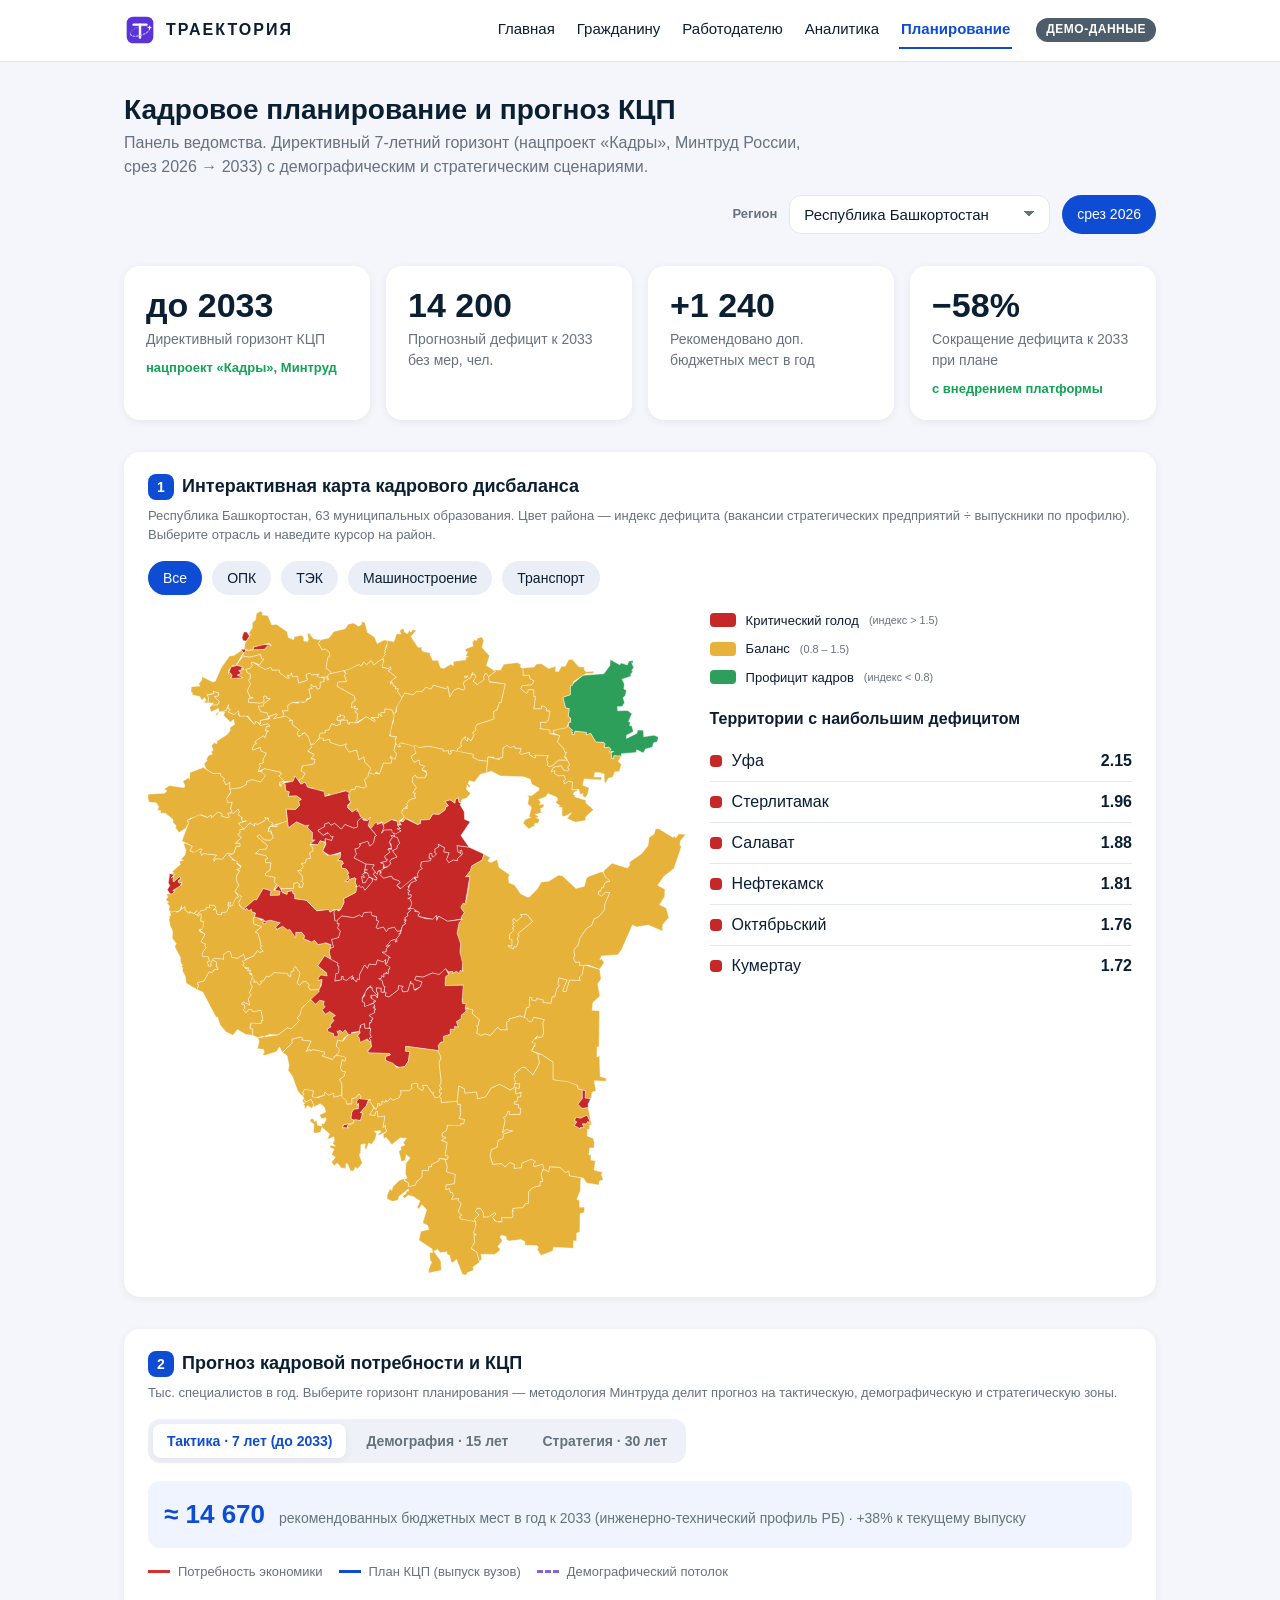
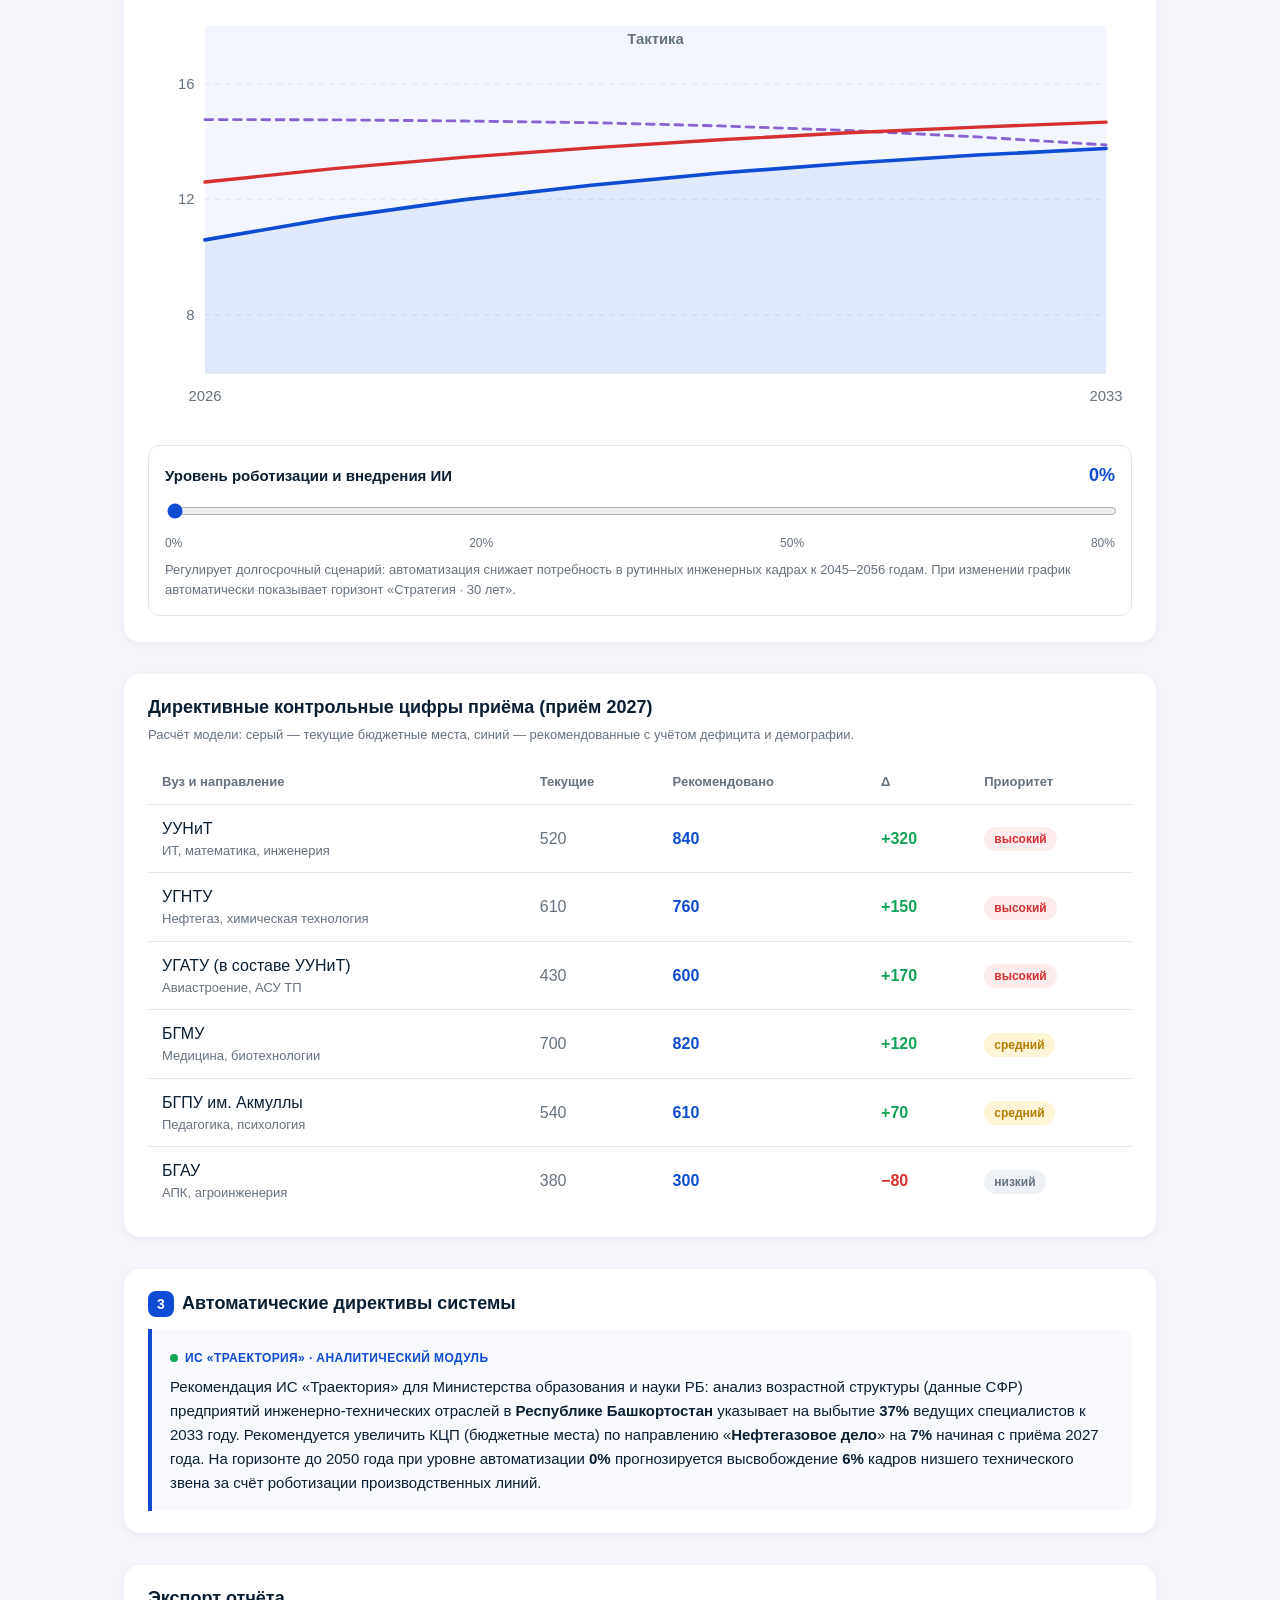
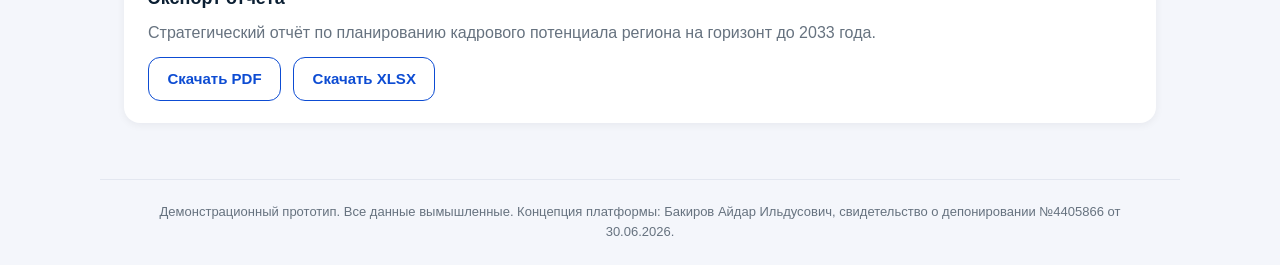
<file: strategic.html>
<!DOCTYPE html>
<html lang="ru">
<head>
  <meta charset="UTF-8">
  <meta name="viewport" content="width=device-width, initial-scale=1">
  <title>Траектория — Кадровое планирование и прогноз КЦП</title>
  <link rel="icon" href="assets/logo.svg" type="image/svg+xml">
  <link rel="stylesheet" href="css/styles.css">
  <style>
    /* --- Локальные стили вкладки «Кадровое планирование» (только var(--токены)) --- */
    .page-head { display: flex; flex-wrap: wrap; align-items: flex-end; gap: 16px; margin: 30px 0 22px; }
    .page-head h1 { font-size: 28px; margin: 0 0 4px; }
    .page-head .page-sub { margin: 0; max-width: 680px; }
    .page-controls { display: flex; align-items: center; flex-wrap: wrap; gap: 12px; margin-left: auto; }
    .page-controls select { width: auto; min-width: 250px; padding-top: 10px; padding-bottom: 10px; font-size: 15px; }

    .card h2 { font-size: 18px; }
    .card .chart-hint { margin: -6px 0 16px; }
    .chart-svg { width: 100%; height: auto; display: block; }
    .block-num { display: inline-block; min-width: 26px; height: 26px; line-height: 26px; text-align: center; border-radius: 8px;
      background: var(--primary); color: #fff; font-size: 14px; font-weight: 700; margin-right: 8px; }

    /* Фильтр отраслей */
    .ind-filter { display: flex; flex-wrap: wrap; gap: 10px; margin: 0 0 16px; }

    /* --- Карта --- */
    .map-layout { display: grid; grid-template-columns: minmax(0, 1.12fr) minmax(0, 0.88fr); gap: 24px; align-items: start; }
    .map-wrap { position: relative; }
    #bash-map { width: 100%; height: auto; display: block; }
    #bash-map path { stroke: #FFFFFF; stroke-width: 0.8; cursor: pointer; transition: opacity .12s ease; }
    #bash-map path:hover { opacity: .82; }
    #bash-map path.sel { stroke: var(--navy); stroke-width: 2.4; }

    .map-tooltip { position: absolute; z-index: 5; pointer-events: none; background: var(--navy); color: #fff;
      padding: 9px 12px; border-radius: 10px; font-size: 12.5px; line-height: 1.45; box-shadow: 0 6px 20px rgba(16,24,40,.28);
      opacity: 0; transform: translateY(4px); transition: opacity .12s ease; max-width: 250px; }
    .map-tooltip.show { opacity: 1; transform: translateY(0); }
    .map-tooltip b { display: block; font-size: 13.5px; margin-bottom: 3px; }
    .map-tooltip ol { margin: 4px 0 0; padding-left: 18px; }
    .map-tooltip .mt-idx { display: inline-block; margin-top: 3px; padding: 1px 7px; border-radius: 999px; font-weight: 700; font-size: 11.5px; }

    .legend { display: flex; flex-direction: column; gap: 9px; margin: 0 0 20px; }
    .legend-row { display: flex; align-items: center; gap: 10px; font-size: 13px; color: var(--text); }
    .legend-sw { width: 26px; height: 14px; border-radius: 4px; flex-shrink: 0; }
    .legend-row small { color: var(--text-2); }

    .side-title { font-weight: 600; margin: 0 0 10px; }
    .top-list { list-style: none; margin: 0; padding: 0; }
    .top-list li { display: flex; align-items: center; gap: 10px; padding: 8px 0; border-bottom: 1px solid var(--border); cursor: pointer; }
    .top-list li:last-child { border-bottom: none; }
    .top-list li:hover { background: #F7F9FD; }
    .tl-dot { width: 12px; height: 12px; border-radius: 4px; flex-shrink: 0; }
    .tl-name { flex: 1; min-width: 0; font-weight: 500; }
    .tl-val { font-weight: 700; white-space: nowrap; }

    /* --- Селектор горизонта --- */
    .seg { display: inline-flex; flex-wrap: wrap; gap: 6px; background: #EEF1F7; padding: 5px; border-radius: 12px; margin: 0 0 14px; }
    .seg button { border: none; background: transparent; padding: 9px 14px; border-radius: 8px; font-family: inherit; font-size: 14px;
      font-weight: 600; color: var(--text-2); cursor: pointer; white-space: nowrap; }
    .seg button.active { background: var(--card); color: var(--primary); box-shadow: var(--shadow); }

    .kcp-readout { display: flex; flex-wrap: wrap; align-items: baseline; gap: 8px 14px; margin: 4px 0 14px;
      padding: 14px 16px; background: #EFF4FF; border-radius: 12px; }
    .kcp-readout b { font-size: 26px; font-weight: 800; color: var(--primary); }
    .kcp-readout span { color: var(--text-2); font-size: 14px; }

    /* Прогнозный график */
    .fc-legend { display: flex; flex-wrap: wrap; gap: 16px; margin: 12px 0 6px; }
    .fc-key { display: inline-flex; align-items: center; gap: 8px; font-size: 13px; color: var(--text-2); }
    .fc-line-sw { width: 22px; height: 0; border-top-width: 3px; border-top-style: solid; }
    .fc-demand { border-color: var(--danger); }
    .fc-ceil { border-color: #8A63D2; border-top-style: dashed; }
    .fc-plan { border-color: var(--primary); }
    .lc-grid { stroke: var(--border); stroke-dasharray: 4 4; }
    .lc-axis { stroke: var(--border); stroke-width: 1.5; }
    .lc-ylabel, .lc-xlabel { font-size: 11.5px; fill: var(--text-2); }
    .zone-band { opacity: .5; }
    .zone-label { font-size: 11.5px; font-weight: 600; }
    .lc-demand { fill: none; stroke: var(--danger); stroke-width: 2.6; stroke-linejoin: round; stroke-linecap: round; }
    .lc-ceil { fill: none; stroke: #8A63D2; stroke-width: 2.2; stroke-dasharray: 6 5; stroke-linejoin: round; stroke-linecap: round; }
    .lc-plan { fill: none; stroke: var(--primary); stroke-width: 2.8; stroke-linejoin: round; stroke-linecap: round; }
    .lc-planarea { fill: var(--primary); opacity: .08; }

    /* Ползунок роботизации */
    .robo { margin: 18px 0 4px; padding: 16px; border: 1px solid var(--border); border-radius: 12px; }
    .robo-head { display: flex; flex-wrap: wrap; align-items: baseline; justify-content: space-between; gap: 8px; margin-bottom: 6px; }
    .robo-head b { font-size: 15px; }
    .robo-val { font-size: 18px; font-weight: 800; color: var(--primary); }
    .robo-ticks { display: flex; justify-content: space-between; font-size: 12px; color: var(--text-2); margin-top: 2px; }
    .robo-note { margin: 8px 0 0; font-size: 13px; }

    /* Таблица КЦП */
    .kcp-dir { color: var(--text-2); font-size: 13px; }
    .kcp-delta { font-weight: 700; white-space: nowrap; }
    .kcp-delta.up { color: var(--success); }
    .kcp-delta.down { color: var(--danger); }
    .prio { display: inline-block; padding: 3px 10px; border-radius: 999px; font-size: 12px; font-weight: 600; white-space: nowrap; }
    .prio-high { background: #FDECEC; color: var(--danger); }
    .prio-mid { background: var(--warn-bg); color: var(--warn); }
    .prio-low { background: #EEF1F6; color: var(--text-2); }

    /* Директивы системы */
    .sysreco { border-left: 4px solid var(--primary); background: #F7F9FD; border-radius: 0 12px 12px 0; padding: 16px 18px; }
    .sysreco .sr-tag { display: inline-flex; align-items: center; gap: 7px; font-size: 12px; font-weight: 700; color: var(--primary);
      text-transform: uppercase; letter-spacing: .4px; margin-bottom: 8px; }
    .sysreco .sr-tag::before { content: ""; width: 8px; height: 8px; border-radius: 50%; background: var(--success); }
    #system-recommendations { margin: 0; font-size: 15px; line-height: 1.6; }
    #system-recommendations b { color: var(--navy); }

    .export-row { display: flex; flex-wrap: wrap; gap: 12px; }

    @media (max-width: 860px) {
      .map-layout { grid-template-columns: 1fr; gap: 18px; }
      .map-wrap { max-width: 460px; margin: 0 auto; width: 100%; }
    }
    @media (max-width: 768px) {
      .page-head { margin: 22px 0 16px; }
      .page-head h1 { font-size: 22px; }
      .page-controls { margin-left: 0; width: 100%; }
      .page-controls select { min-width: 0; flex: 1; }
    }
  </style>
  <script src="js/data.js" defer></script>
  <script src="js/bashmap.js" defer></script>
  <script src="js/govdata.js" defer></script>
  <script src="js/shared.js" defer></script>
  <script src="js/strategic.js" defer></script>
</head>
<body>

  <header id="app-header"></header>

  <main>
    <div class="container">

      <!-- Шапка раздела -->
      <div class="page-head">
        <div>
          <h1>Кадровое планирование и прогноз КЦП</h1>
          <p class="page-sub muted">Панель ведомства. Директивный 7-летний горизонт (нацпроект «Кадры», Минтруд России, срез 2026 → 2033) с демографическим и стратегическим сценариями.</p>
        </div>
        <div class="page-controls">
          <label class="small muted" for="region-select">Регион</label>
          <select id="region-select" aria-label="Выбор региона">
            <option selected>Республика Башкортостан</option>
            <option disabled>Республика Татарстан (демо)</option>
            <option disabled>Челябинская область (демо)</option>
          </select>
          <span class="chip active chip-static" aria-label="Срез планирования">срез 2026</span>
        </div>
      </div>

      <!-- KPI -->
      <section class="section" aria-label="Ключевые показатели">
        <div class="grid-4" id="kpi-row"></div>
      </section>

      <!-- Шаг 1. Карта кадрового дисбаланса -->
      <section class="section">
        <div class="card">
          <h2><span class="block-num">1</span>Интерактивная карта кадрового дисбаланса</h2>
          <p class="chart-hint small muted">Республика Башкортостан, 63 муниципальных образования. Цвет района — индекс дефицита (вакансии стратегических предприятий ÷ выпускники по профилю). Выберите отрасль и наведите курсор на район.</p>
          <div class="ind-filter" id="ind-filter" role="group" aria-label="Фильтр отраслей"></div>
          <div class="map-layout">
            <div class="map-wrap">
              <div id="bash-map"></div>
              <div class="map-tooltip" id="map-tooltip"></div>
            </div>
            <div>
              <div class="legend" id="map-legend"></div>
              <p class="side-title">Территории с наибольшим дефицитом</p>
              <ul class="top-list" id="top-list"></ul>
            </div>
          </div>
        </div>
      </section>

      <!-- Шаг 2. Прогноз кадровой потребности и КЦП -->
      <section class="section">
        <div class="card">
          <h2><span class="block-num">2</span>Прогноз кадровой потребности и КЦП</h2>
          <p class="chart-hint small muted">Тыс. специалистов в год. Выберите горизонт планирования — методология Минтруда делит прогноз на тактическую, демографическую и стратегическую зоны.</p>
          <div class="seg" id="horizon-seg" role="group" aria-label="Горизонт планирования"></div>
          <div class="kcp-readout" id="kcp-readout"></div>
          <div class="fc-legend">
            <span class="fc-key"><span class="fc-line-sw fc-demand"></span>Потребность экономики</span>
            <span class="fc-key"><span class="fc-line-sw fc-plan"></span>План КЦП (выпуск вузов)</span>
            <span class="fc-key"><span class="fc-line-sw fc-ceil"></span>Демографический потолок</span>
          </div>
          <div id="forecast-chart"></div>
          <div class="robo">
            <div class="robo-head">
              <b>Уровень роботизации и внедрения ИИ</b>
              <span class="robo-val" id="robo-val">0%</span>
            </div>
            <input type="range" id="robo-range" min="0" max="3" step="1" value="0" aria-label="Уровень роботизации и ИИ">
            <div class="robo-ticks"><span>0%</span><span>20%</span><span>50%</span><span>80%</span></div>
            <p class="robo-note muted">Регулирует долгосрочный сценарий: автоматизация снижает потребность в рутинных инженерных кадрах к 2045–2056 годам. При изменении график автоматически показывает горизонт «Стратегия · 30 лет».</p>
          </div>
        </div>
      </section>

      <!-- Директивные КЦП по вузам -->
      <section class="section">
        <div class="card">
          <h2>Директивные контрольные цифры приёма (приём 2027)</h2>
          <p class="chart-hint small muted">Расчёт модели: серый — текущие бюджетные места, синий — рекомендованные с учётом дефицита и демографии.</p>
          <div class="table-wrap">
            <table class="table" id="kcp-table">
              <thead>
                <tr><th>Вуз и направление</th><th>Текущие</th><th>Рекомендовано</th><th>Δ</th><th>Приоритет</th></tr>
              </thead>
              <tbody></tbody>
            </table>
          </div>
        </div>
      </section>

      <!-- Шаг 3. Директивы системы -->
      <section class="section">
        <div class="card">
          <h2><span class="block-num">3</span>Автоматические директивы системы</h2>
          <div class="sysreco">
            <span class="sr-tag">ИС «Траектория» · аналитический модуль</span>
            <p id="system-recommendations"></p>
          </div>
        </div>
      </section>

      <!-- Экспорт -->
      <section class="section">
        <div class="card">
          <h2>Экспорт отчёта</h2>
          <p class="muted">Стратегический отчёт по планированию кадрового потенциала региона на горизонт до 2033 года.</p>
          <div class="export-row">
            <button type="button" class="btn btn-secondary" id="export-pdf">Скачать PDF</button>
            <button type="button" class="btn btn-secondary" id="export-xlsx">Скачать XLSX</button>
          </div>
        </div>
      </section>

    </div>
  </main>

  <div id="app-bottomnav"></div>
  <footer id="app-footer"></footer>

</body>
</html>
</file>
<file: css/styles.css>
/* ==========================================================================
   «Траектория» — единый файл стилей (дизайн-система «под Госуслуги»)
   Используется всеми страницами: index, citizen, employer, analytics
   ========================================================================== */

/* ---------- Токены ---------- */
:root {
  --bg: #F4F6FB;
  --card: #FFFFFF;
  --primary: #0D4CD3;
  --primary-dark: #0B3EA8;
  --navy: #0B1F33;
  --hero-grad: linear-gradient(160deg, #0F2E5C 0%, #123A7B 55%, #1D5DEB 130%);
  --text: #0B1F33;
  --text-2: #66727F;
  --border: #E3E7F0;
  --success: #12A356;
  --success-bg: #E7F7EE;
  --warn: #B47D00;
  --warn-bg: #FFF4D6;
  --danger: #D63031;
  --radius: 16px;
  --radius-sm: 12px;
  --shadow: 0 2px 8px rgba(16, 24, 40, .06);
}

/* ---------- База ---------- */
* { box-sizing: border-box; }

html { -webkit-text-size-adjust: 100%; }

body {
  margin: 0;
  background: var(--bg);
  color: var(--text);
  font-family: -apple-system, BlinkMacSystemFont, "Segoe UI", Roboto, "Lato", sans-serif;
  font-size: 16px;
  line-height: 1.5;
}

h1, h2, h3, h4 { margin: 0 0 12px; line-height: 1.25; }
p { margin: 0 0 12px; }
a { color: var(--primary); }
img, svg { vertical-align: middle; }

.container {
  max-width: 1080px;
  margin: 0 auto;
  padding: 0 24px;
}

.section { margin: 32px 0; }
.section-title { font-size: 22px; font-weight: 700; margin: 40px 0 16px; }
.muted { color: var(--text-2); }
.small { font-size: 13px; }

.grid-2 { display: grid; grid-template-columns: repeat(2, 1fr); gap: 16px; }
.grid-3 { display: grid; grid-template-columns: repeat(3, 1fr); gap: 16px; }
.grid-4 { display: grid; grid-template-columns: repeat(4, 1fr); gap: 16px; }

/* ---------- Шапка (десктоп) ---------- */
#app-header {
  position: sticky;
  top: 0;
  z-index: 700;
  background: var(--card);
  border-bottom: 1px solid var(--border);
}

.header-inner {
  max-width: 1080px;
  margin: 0 auto;
  padding: 12px 24px;
  display: flex;
  align-items: center;
  gap: 24px;
}

.brand {
  display: inline-flex;
  align-items: center;
  gap: 10px;
  text-decoration: none;
  color: var(--text);
}
.brand-logo { width: 32px; height: 32px; border-radius: 8px; }
.brand-name {
  font-weight: 800;
  font-size: 16px;
  letter-spacing: 2px;
  color: var(--navy);
}

.top-nav {
  display: flex;
  align-items: center;
  gap: 18px;
  margin-left: auto;
}
.top-nav a {
  text-decoration: none;
  color: var(--text);
  font-size: 15px;
  font-weight: 500;
  padding: 6px 2px;
  border-bottom: 2px solid transparent;
  transition: color .15s ease;
  white-space: nowrap;
}
.top-nav a:hover { color: var(--primary); }
.top-nav a.active {
  color: var(--primary);
  font-weight: 600;
  border-bottom-color: var(--primary);
}

.header-badge { flex-shrink: 0; }

/* ---------- Нижний таб-бар (мобильный) ---------- */
.bottom-nav {
  display: none;
  position: fixed;
  left: 0;
  right: 0;
  bottom: 0;
  z-index: 750;
  background: var(--card);
  border-top: 1px solid var(--border);
  padding: 6px 8px calc(6px + env(safe-area-inset-bottom, 0px));
}
.bn-item {
  flex: 1;
  display: flex;
  flex-direction: column;
  align-items: center;
  justify-content: center;
  gap: 2px;
  min-height: 48px;
  padding: 4px 0;
  font-size: 11px;
  font-weight: 500;
  color: var(--text-2);
  text-decoration: none;
}
.bn-item svg { width: 24px; height: 24px; }
.bn-item.active { color: var(--primary); }

/* ---------- Карточки ---------- */
.card {
  background: var(--card);
  border-radius: var(--radius);
  box-shadow: var(--shadow);
  padding: 22px 24px;
}

/* ---------- Кнопки ---------- */
.btn {
  display: inline-flex;
  align-items: center;
  justify-content: center;
  gap: 8px;
  border: none;
  border-radius: var(--radius-sm);
  min-height: 44px;
  padding: 10px 20px;
  font-family: inherit;
  font-size: 15px;
  font-weight: 600;
  line-height: 1.2;
  cursor: pointer;
  text-decoration: none;
  transition: background .15s ease, color .15s ease, box-shadow .15s ease;
}
.btn-primary { background: var(--primary); color: #fff; }
.btn-primary:hover { background: var(--primary-dark); }
.btn-secondary {
  background: var(--card);
  color: var(--primary);
  border: 1.5px solid var(--primary);
  padding: 8.5px 18.5px;
}
.btn-secondary:hover { background: #EFF4FF; }
.btn-ghost { background: transparent; color: var(--primary); }
.btn-ghost:hover { background: rgba(13, 76, 211, .07); }
.btn:disabled { opacity: .5; cursor: not-allowed; }
.btn-block { width: 100%; }

/* ---------- Бейджи ---------- */
.badge {
  display: inline-flex;
  align-items: center;
  gap: 5px;
  padding: 4px 10px;
  border-radius: 999px;
  font-size: 12px;
  font-weight: 600;
  line-height: 1.3;
  white-space: nowrap;
}
.badge-verified { background: var(--success-bg); color: var(--success); }
.badge-pending { background: var(--warn-bg); color: var(--warn); }
.badge-demo { background: rgba(11, 31, 51, .72); color: #fff; letter-spacing: .5px; }
.badge-rks { background: #E4ECFF; color: var(--primary); }
.badge-danger { background: #FDECEC; color: var(--danger); }

/* ---------- Чипы-фильтры ---------- */
.chip {
  display: inline-flex;
  align-items: center;
  gap: 6px;
  padding: 8px 14px;
  border-radius: 999px;
  background: #EAEEF6;
  border: 1px solid transparent;
  color: var(--text);
  font-family: inherit;
  font-size: 14px;
  font-weight: 500;
  cursor: pointer;
  user-select: none;
  transition: background .15s ease, color .15s ease;
}
.chip:hover { background: #DFE5F1; }
.chip.active { background: var(--primary); color: #fff; }
.chips-row { display: flex; flex-wrap: wrap; gap: 10px; }
/* Статичный чип (не кнопка) — без интерактивности при наведении */
.chip-static { cursor: default; }
.chip-static:hover { background: #EAEEF6; }

/* ---------- Кольцо скоринга ---------- */
.score-ring {
  position: relative;
  display: inline-flex;
  align-items: center;
  justify-content: center;
  flex-shrink: 0;
}
.score-ring svg { transform: rotate(-90deg); display: block; }
.score-ring .ring-bg { fill: none; stroke: var(--border); }
.score-ring .ring-val {
  fill: none;
  stroke: var(--primary);            /* 60–79 — синее */
  stroke-linecap: round;
  transition: stroke-dashoffset .6s ease;
}
.score-ring--high .ring-val { stroke: var(--success); } /* 80+ — зелёное */
.score-ring--low .ring-val { stroke: #9AA4B2; }         /* <60 — серое */
.score-ring__num {
  position: absolute;
  font-weight: 800;
  font-size: 20px;
  color: var(--text);
}

/* ---------- Таймлайн ---------- */
.timeline { position: relative; padding-left: 30px; margin: 0; list-style: none; }
.timeline::before {
  content: "";
  position: absolute;
  left: 9px;
  top: 8px;
  bottom: 8px;
  width: 2px;
  background: var(--border);
}
.timeline-item { position: relative; padding-bottom: 22px; }
.timeline-item:last-child { padding-bottom: 0; }
.timeline-item::before {
  content: "";
  position: absolute;
  left: -26px;
  top: 5px;
  width: 10px;
  height: 10px;
  border-radius: 50%;
  background: var(--primary);
  border: 2px solid var(--card);
  box-shadow: 0 0 0 2px var(--primary);
}
.timeline-item.done::before { background: var(--success); box-shadow: 0 0 0 2px var(--success); }
.timeline-item .tl-title { font-weight: 600; }
.timeline-item .tl-meta { color: var(--text-2); font-size: 14px; }

/* ---------- Модалка ---------- */
.modal-overlay {
  position: fixed;
  inset: 0;
  z-index: 900;
  background: rgba(11, 31, 51, .5);
  display: flex;
  align-items: center;
  justify-content: center;
  padding: 16px;
}
.modal {
  position: relative;
  background: var(--card);
  border-radius: var(--radius);
  box-shadow: 0 12px 40px rgba(16, 24, 40, .22);
  padding: 24px;
  width: 100%;
  max-width: 560px;
  max-height: 85vh;
  overflow: auto;
}
.modal-close {
  position: absolute;
  top: 10px;
  right: 10px;
  width: 44px;
  height: 44px;
  border: none;
  border-radius: 50%;
  background: #EAEEF6;
  color: var(--text-2);
  font-size: 20px;
  line-height: 1;
  cursor: pointer;
}
.modal-close:hover { background: #DFE5F1; color: var(--text); }
.modal h3 { padding-right: 44px; }

/* ---------- Таблица ---------- */
.table-wrap { overflow-x: auto; -webkit-overflow-scrolling: touch; }
.table { width: 100%; border-collapse: collapse; min-width: 560px; }
.table th {
  text-align: left;
  font-size: 13px;
  font-weight: 600;
  color: var(--text-2);
  text-transform: none;
}
.table th, .table td {
  padding: 12px 14px;
  border-bottom: 1px solid var(--border);
  vertical-align: middle;
}
.table tr:last-child td { border-bottom: none; }
.table tbody tr:hover { background: #F7F9FD; }

/* ---------- KPI-карточка ---------- */
.kpi-card {
  background: var(--card);
  border-radius: var(--radius);
  box-shadow: var(--shadow);
  padding: 20px 22px;
}
.kpi-value { display: block; font-size: 34px; font-weight: 800; line-height: 1.15; color: var(--navy); }
.kpi-label { display: block; color: var(--text-2); font-size: 14px; margin-top: 4px; }
.kpi-trend { display: inline-block; margin-top: 8px; font-size: 13px; font-weight: 600; color: var(--success); }
.kpi-trend.down { color: var(--danger); }

/* ---------- Тост ---------- */
.toast {
  position: fixed;
  left: 50%;
  bottom: 96px;
  transform: translate(-50%, 16px);
  z-index: 1000;
  background: var(--navy);
  color: #fff;
  padding: 12px 20px;
  border-radius: var(--radius-sm);
  font-size: 14px;
  max-width: min(90vw, 480px);
  box-shadow: 0 8px 24px rgba(16, 24, 40, .25);
  opacity: 0;
  transition: opacity .25s ease, transform .25s ease;
  pointer-events: none;
}
.toast.show { opacity: 1; transform: translate(-50%, 0); }

/* ---------- Прогресс-бар ---------- */
.progress-bar {
  height: 8px;
  border-radius: 999px;
  background: var(--border);
  overflow: hidden;
}
.progress-bar > span {
  display: block;
  height: 100%;
  border-radius: 999px;
  background: var(--primary);
  transition: width .4s ease;
}
.progress-bar.success > span { background: var(--success); }

/* ---------- Формы ---------- */
label { font-size: 14px; font-weight: 600; color: var(--text); }
.field { display: flex; flex-direction: column; gap: 6px; margin-bottom: 14px; }
.field-hint { font-size: 13px; color: var(--text-2); font-weight: 400; }

input[type="text"],
input[type="search"],
input[type="number"],
input[type="email"],
input[type="date"],
select,
textarea {
  width: 100%;
  padding: 12px 14px;
  border: 1.5px solid var(--border);
  border-radius: var(--radius-sm);
  background: var(--card);
  color: var(--text);
  font-family: inherit;
  font-size: 16px;
  transition: border-color .15s ease, box-shadow .15s ease;
}
input:focus, select:focus, textarea:focus {
  outline: none;
  border-color: var(--primary);
  box-shadow: 0 0 0 3px rgba(13, 76, 211, .15);
}
select { appearance: none; -webkit-appearance: none; background-image: linear-gradient(45deg, transparent 50%, var(--text-2) 50%), linear-gradient(135deg, var(--text-2) 50%, transparent 50%); background-position: calc(100% - 20px) 50%, calc(100% - 14px) 50%; background-size: 6px 6px; background-repeat: no-repeat; padding-right: 38px; }

input[type="checkbox"] {
  width: 20px;
  height: 20px;
  accent-color: var(--primary);
  cursor: pointer;
  flex-shrink: 0;
}
.checkbox-row { display: flex; align-items: center; gap: 10px; font-weight: 500; cursor: pointer; }

input[type="range"] {
  width: 100%;
  accent-color: var(--primary);
  cursor: pointer;
  height: 28px;
}

/* ---------- Аватар ---------- */
.avatar {
  display: inline-flex;
  align-items: center;
  justify-content: center;
  width: 48px;
  height: 48px;
  border-radius: 50%;
  background: #E4ECFF;
  color: var(--primary);
  font-weight: 700;
  font-size: 17px;
  flex-shrink: 0;
}
.avatar-lg { width: 64px; height: 64px; font-size: 22px; }

/* ---------- Hero (главный экран) ---------- */
.hero {
  background: var(--hero-grad);
  color: #fff;
  padding: 48px 24px 72px;
}
.hero-inner { max-width: 1080px; margin: 0 auto; }
.hero-logo {
  width: 56px;
  height: 56px;
  border-radius: 14px;
  box-shadow: 0 6px 18px rgba(0, 0, 0, .25);
  margin-bottom: 18px;
  display: block;
}
.hero h1 {
  font-size: 44px;
  font-weight: 800;
  letter-spacing: .5px;
  margin: 14px 0 10px;
  color: #fff;
}
.hero-sub {
  font-size: 18px;
  line-height: 1.5;
  color: rgba(255, 255, 255, .88);
  max-width: 620px;
  margin: 0;
}

/* ---------- Карточки-входы (лендинг) ---------- */
.entry-grid {
  display: grid;
  grid-template-columns: repeat(3, 1fr);
  gap: 16px;
  margin-top: -40px; /* карточки «наезжают» на hero, как на Госуслугах */
  position: relative;
  z-index: 1;
}
.entry-card {
  display: block;
  text-decoration: none;
  color: var(--text);
  position: relative;
  padding-right: 48px;
  transition: box-shadow .15s ease, transform .15s ease;
}
.entry-card:hover {
  box-shadow: 0 8px 24px rgba(16, 24, 40, .12);
  transform: translateY(-2px);
}
.entry-icon {
  width: 44px;
  height: 44px;
  border-radius: 12px;
  background: #E4ECFF;
  color: var(--primary);
  display: inline-flex;
  align-items: center;
  justify-content: center;
  margin-bottom: 14px;
}
.entry-icon svg { width: 24px; height: 24px; }
.entry-card h2 { font-size: 18px; margin: 0 0 6px; }
.entry-card p { margin: 0; color: var(--text-2); font-size: 14px; }
.entry-arrow {
  position: absolute;
  top: 22px;
  right: 20px;
  color: var(--primary);
  font-size: 22px;
  font-weight: 600;
}

/* ---------- Шаги «Как это работает» ---------- */
.steps { display: grid; grid-template-columns: repeat(3, 1fr); gap: 16px; }
.step-num {
  display: inline-flex;
  align-items: center;
  justify-content: center;
  width: 36px;
  height: 36px;
  border-radius: 50%;
  background: var(--primary);
  color: #fff;
  font-weight: 700;
  font-size: 16px;
  margin-bottom: 12px;
}
.step p { margin: 0; font-size: 15px; }

/* ---------- Полоса цифр ---------- */
.stats-strip {
  display: flex;
  flex-wrap: wrap;
  justify-content: space-around;
  gap: 20px;
  text-align: center;
  padding: 26px 24px;
}
.stat { min-width: 180px; }
.stat-value { display: block; font-size: 34px; font-weight: 800; color: var(--primary); line-height: 1.15; }
.stat-label { display: block; color: var(--text-2); font-size: 14px; margin-top: 4px; }

/* ---------- Футер ---------- */
#app-footer { margin-top: 56px; }
.footer-inner {
  max-width: 1080px;
  margin: 0 auto;
  padding: 22px 24px;
  border-top: 1px solid var(--border);
  color: var(--text-2);
  font-size: 13px;
  text-align: center;
  line-height: 1.55;
}

/* ---------- Адаптив ---------- */
@media (max-width: 768px) {
  body { padding-bottom: calc(76px + env(safe-area-inset-bottom, 0px)); } /* высота таб-бара + safe-area, чтобы он не перекрывал контент */

  .top-nav { display: none; }
  .brand-name { font-size: 14px; letter-spacing: 1.5px; }
  .header-inner { padding: 10px 16px; gap: 12px; }
  .header-badge { margin-left: auto; }

  .bottom-nav { display: flex; }

  .container { padding: 0 16px; }
  .card { padding: 18px 16px; }

  .grid-2, .grid-3, .grid-4, .entry-grid, .steps { grid-template-columns: 1fr; }

  .hero { padding: 36px 16px 60px; }
  .hero h1 { font-size: 32px; }
  .hero-sub { font-size: 16px; }
  .hero-logo { width: 48px; height: 48px; }

  .section-title { font-size: 19px; margin: 28px 0 14px; }
  .kpi-value, .stat-value { font-size: 28px; }
  .toast { bottom: 100px; }
}

/* Планшетный диапазон: контент остаётся сеточным, но навигация уходит в нижний
   таб-бар, чтобы 5 пунктов не переполняли шапку на узких экранах. */
@media (min-width: 769px) and (max-width: 1023px) {
  body { padding-bottom: calc(76px + env(safe-area-inset-bottom, 0px)); }
  .top-nav { display: none; }
  .bottom-nav { display: flex; }
  .header-badge { margin-left: auto; }
}
</file>
